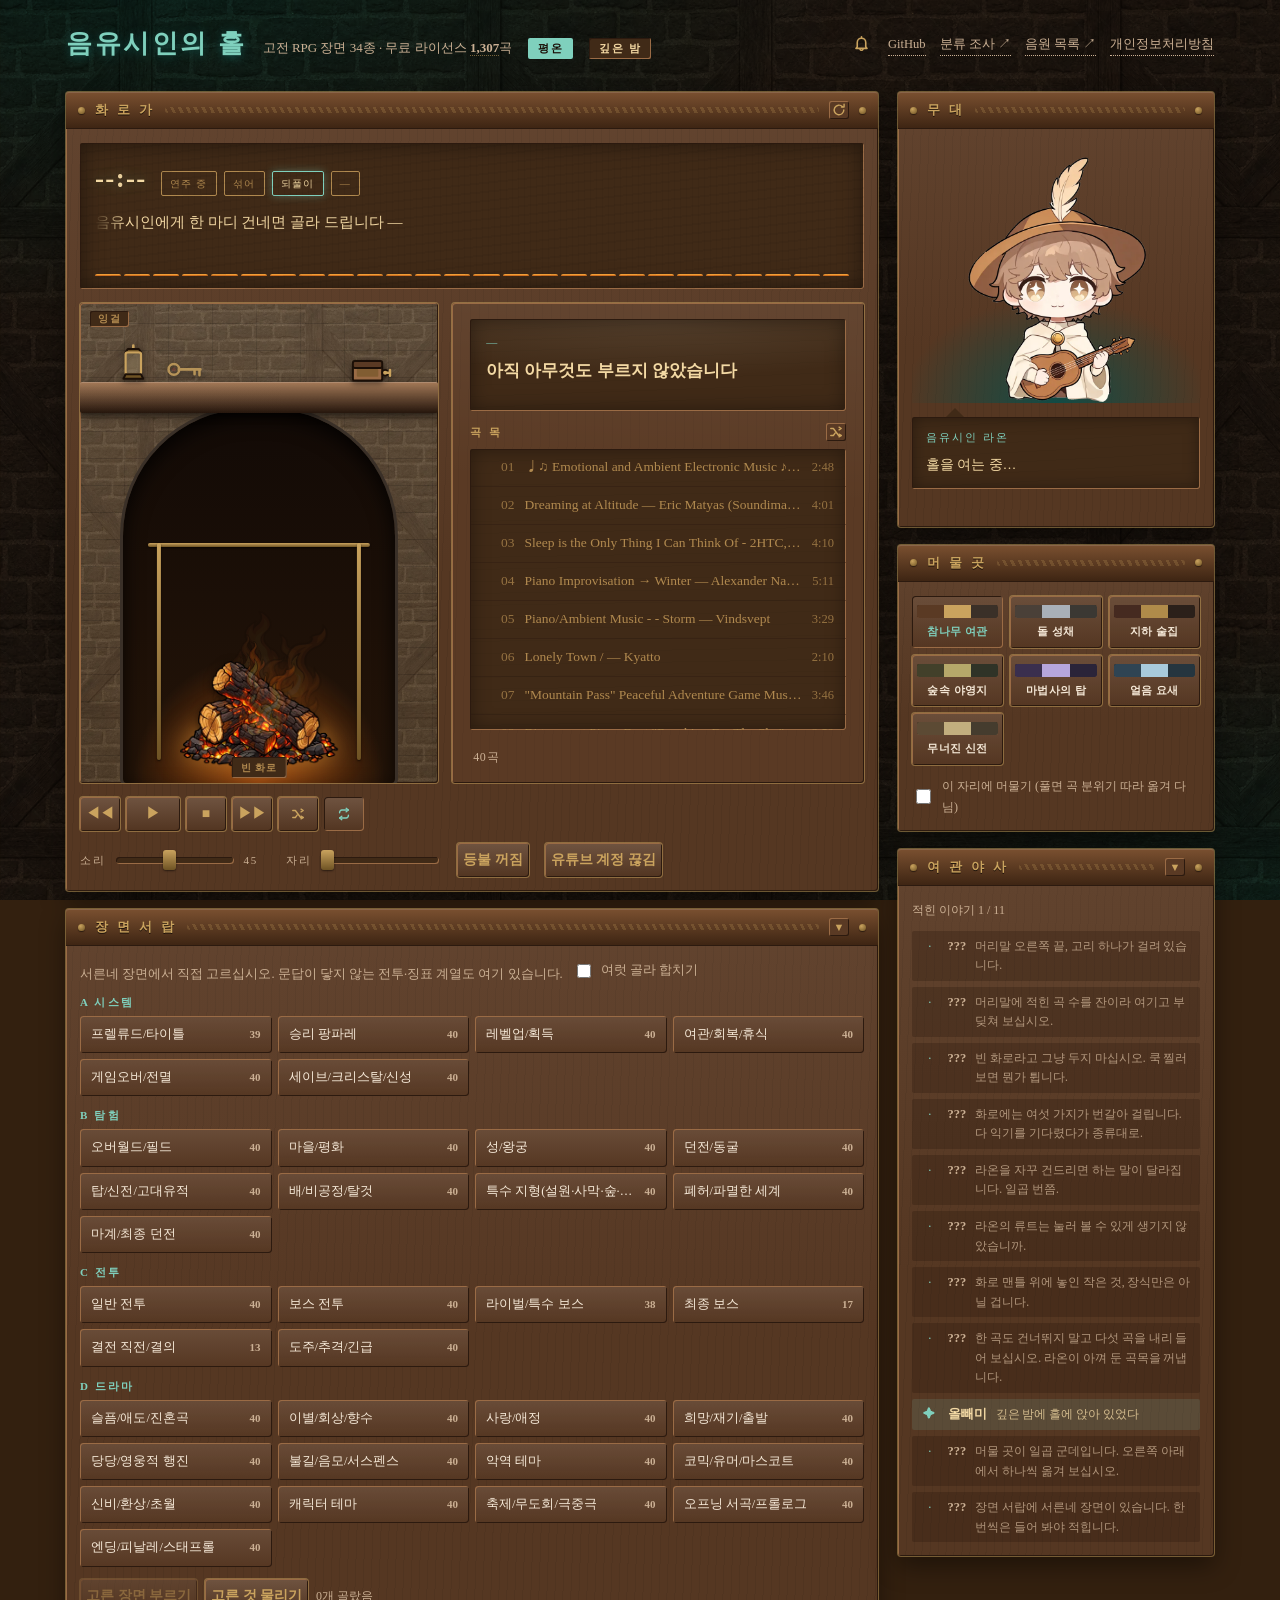
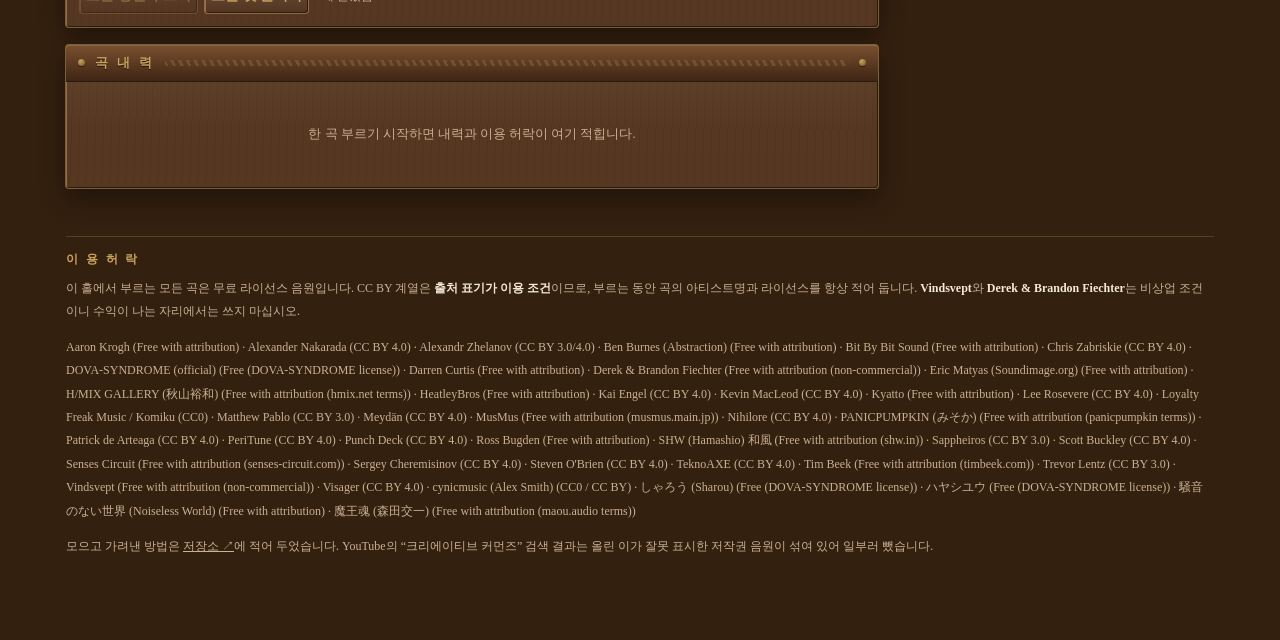
<file: index.html>
<!DOCTYPE html>
<html lang="ko">
<head>
<meta charset="utf-8">
<meta name="viewport" content="width=device-width, initial-scale=1">
<title>음유시인의 홀 — 야근용 RPG BGM DJ</title>
<meta name="description" content="옛날 콘솔 RPG의 장면 분류 34종을 기반으로, 저작권 문제 없는 무료 라이선스 BGM을 골라 틀어주는 야근용 RPG BGM DJ. 여관에 자리 잡은 음유시인이 몇 마디 묻고 그 자리에서 곡목을 짜 줍니다.">
<meta property="og:title" content="음유시인의 홀">
<meta property="og:description" content="여관에 앉은 음유시인이 골라주는 야근용 RPG BGM. 머물 곳 7군데, 장면 34종.">
<meta property="og:type" content="website">
<meta property="og:url" content="https://progh2.github.io/rpg-bgm-dj/">
<meta property="og:locale" content="ko_KR">
<meta property="og:image" content="https://progh2.github.io/rpg-bgm-dj/assets/art/promo.jpg">
<meta property="og:image:width" content="1600">
<meta property="og:image:height" content="1000">
<meta name="twitter:card" content="summary_large_image">
<meta name="theme-color" content="#33200f">

<!-- 보안 헤더: GitHub Pages는 HTTP 응답 헤더를 설정할 수 없어 meta로 가능한 것만 적용한다.
     frame-ancestors는 meta에서 무시되므로 클릭재킹은 app.js의 프레임 이탈 코드로 막는다.
     HSTS/nosniff/Permissions-Policy는 meta로 지정할 수 없다 (SECURITY.md 참고). -->
<meta http-equiv="Content-Security-Policy" content="
  default-src 'self';
  script-src 'self' https://www.youtube.com https://s.ytimg.com;
  style-src 'self';
  font-src 'self';
  img-src 'self' data: https://i.ytimg.com https://i9.ytimg.com;
  frame-src https://www.youtube-nocookie.com https://www.youtube.com;
  connect-src 'self' https://www.youtube.com https://www.youtube-nocookie.com;
  object-src 'none';
  base-uri 'self';
  form-action 'self';
  upgrade-insecure-requests">
<meta name="referrer" content="strict-origin-when-cross-origin">

<link rel="stylesheet" href="assets/css/tavern.css">
<link rel="icon" href="data:image/svg+xml,<svg xmlns='http://www.w3.org/2000/svg' viewBox='0 0 32 32'><rect width='32' height='32' rx='4' fill='%2333200f'/><path d='M16 25c4 0 7-2.6 7-6 0-4.8-7-11-7-11S9 14.2 9 19c0 3.4 3 6 7 6z' fill='%23d8a544'/></svg>">
</head>
<body>

<a class="skip-link" href="#main">본문으로 건너뛰기</a>

<!-- 화면 낭독기용: 곡이 바뀌면 여기서 읽어 준다 -->
<p id="sr-status" class="sr-only" role="status" aria-live="polite" aria-atomic="true"></p>

<div id="yt-host"><div id="yt-player"></div></div>

<div class="stage">

  <header class="site-head">
    <h1>음유시인의 홀</h1>
    <span class="tag">고전 RPG 장면 34종 · 무료 라이선스 <strong id="stat-count">—</strong>곡</span>
    <span class="mood-chip" id="mood-chip">평온</span>
    <button class="phase-chip" id="phase-chip" title="지금 홀의 시각. 눌러서 바꿔 볼 수 있습니다.">—</button>
    <nav class="links">
      <button class="doorbell" id="doorbell" title="문간 종을 울린다" aria-label="문간 종을 울린다"><svg viewBox="0 0 16 16" width="17" height="17" aria-hidden="true" fill="none" stroke="currentColor" stroke-width="1.5" stroke-linecap="round" stroke-linejoin="round"><path d="M4 11V7a4 4 0 0 1 8 0v4l1.2 1.6H2.8z"/><path d="M8 3V1.6"/><path d="M6.6 13.4a1.5 1.5 0 0 0 2.8 0"/></svg></button>
      <a href="https://github.com/progh2/rpg-bgm-dj" target="_blank" rel="noopener">GitHub</a>
      <a href="https://github.com/progh2/rpg-bgm-dj/blob/main/classic_rpg_bgm_by_scene.md" target="_blank" rel="noopener">분류 조사 ↗</a>
      <a href="https://github.com/progh2/rpg-bgm-dj/blob/main/classic_rpg_bgm_free_playlist.md" target="_blank" rel="noopener">음원 목록 ↗</a>
      <a href="privacy.html">개인정보처리방침</a>
    </nav>
  </header>

  <main id="main">

    <!-- 화로와 악보대 -->
    <section class="board" aria-label="화로">
      <div class="board-head">
        <span>화 로 가</span>
        <span class="rope" aria-hidden="true"></span>
        <button class="board-btn" id="btn-shuffle-all" title="아무 곡이나 마흔 곡 뽑기" aria-label="아무 곡이나 마흔 곡 뽑기"><svg viewBox="0 0 16 16" width="14" height="14" aria-hidden="true" focusable="false" fill="none" stroke="currentColor" stroke-width="1.6" stroke-linecap="round" stroke-linejoin="round"><path d="M13.5 8a5.5 5.5 0 1 1-1.7-4"/><path d="M13.8 1.5v3h-3"/></svg></button>
      </div>
      <div class="board-body">

        <div class="sign">
          <div class="sign-top">
            <span class="sign-time" id="sign-time">--:--</span>
            <div class="sign-tags">
              <span class="sign-tag" id="tag-play">연주 중</span>
              <span class="sign-tag" id="tag-shuffle">섞어</span>
              <span class="sign-tag" id="tag-repeat">되풀이</span>
              <span class="sign-tag" id="tag-scene">—</span>
            </div>
          </div>
          <div class="scroll" id="scroll"><span>홀을 준비하는 중…</span></div>
          <div class="flames" id="flames" aria-hidden="true"></div>
        </div>

        <div class="hearth-row">
          <div class="hearth" id="hearth" role="button" tabindex="0"
               aria-label="화로. 눌러서 불씨를 튀겨 봅니다.">
            <span class="hearth-tag" id="hearth-tag">잉걸</span>
            <!-- 맨틀 위의 태엽 오르골. 장식처럼 놓여 있지만 감아 볼 수 있다.
                 색이 CSS 변수를 물고 있어 머무는 곳을 따라간다. -->
            <!-- 등불 — 화면 켜두기의 상태이자 스위치. 아래 등불 단추와 같은 일을 한다. -->
            <button class="mantel-thing mantel-lantern" id="mantel-lantern" type="button"
                    aria-pressed="false" aria-label="맨틀 위의 등불 — 화면 켜두기"
                    title="등불 — 켜 두면 부르는 동안 화면이 꺼지지 않습니다">
              <svg viewBox="0 0 26 38" aria-hidden="true">
                <path d="M13 2v4" stroke="var(--metal)" stroke-width="2.4" stroke-linecap="round"/>
                <path d="M6 8h14l-2 -3H8z" fill="var(--metal-dark)" stroke="var(--ink)" stroke-width="1.8" stroke-linejoin="round"/>
                <rect x="6" y="8" width="14" height="20" rx="2"
                      fill="color-mix(in srgb, var(--sign-ink) 26%, transparent)"
                      stroke="var(--metal)" stroke-width="2"/>
                <path class="lamp-flame" d="M13 24c3-3 2.2-6-.1-8-2.2 2-3 5 .1 8z" fill="var(--flame)"/>
                <path d="M6 28h14l2 4H4z" fill="var(--metal-dark)" stroke="var(--ink)" stroke-width="1.8" stroke-linejoin="round"/>
              </svg>
            </button>
            <!-- 놋쇠 열쇠 — 유튜브 계정 연결의 상태이자 스위치. 꽂혀 있으면 연결. -->
            <button class="mantel-thing mantel-key" id="mantel-key" type="button"
                    aria-pressed="false" aria-label="맨틀 위의 열쇠 — 유튜브 계정 연결"
                    title="놋쇠 열쇠 — 유튜브 계정 연결. 프리미엄이면 광고가 빠집니다">
              <svg viewBox="0 0 40 16" aria-hidden="true">
                <circle cx="8" cy="8" r="5.4" fill="none" stroke="var(--metal)" stroke-width="2.6"/>
                <circle class="key-gem" cx="8" cy="8" r="2" fill="#e33"/>
                <path d="M13 8h22M29 8v5M34 8v6" stroke="var(--metal)" stroke-width="2.6" stroke-linecap="round"/>
              </svg>
            </button>
            <button class="mantel-thing" id="mantel-thing" type="button"
                    aria-label="맨틀 위의 태엽 오르골" title="맨틀 위의 작은 상자">
              <svg viewBox="0 0 44 32" aria-hidden="true">
                <rect x="4" y="12" width="30" height="16" rx="2"
                      fill="var(--wood-light)" stroke="var(--ink)" stroke-width="2"/>
                <rect x="4" y="8" width="30" height="7" rx="2"
                      fill="var(--wood)" stroke="var(--ink)" stroke-width="2"/>
                <rect x="8" y="16" width="22" height="8" rx="1"
                      fill="var(--metal-dark)" opacity=".55"/>
                <circle cx="37" cy="20" r="3" fill="var(--metal)" stroke="var(--ink)" stroke-width="1.8"/>
                <path d="M37 20h5" stroke="var(--metal)" stroke-width="2.4" stroke-linecap="round"/>
                <path d="M42 17v6" stroke="var(--metal)" stroke-width="2.4" stroke-linecap="round"/>
              </svg>
            </button>
            <!-- 불이 자리잡는 칸. 화로가 세로로 길어져도 이 칸의 비율은 고정이라
                 장작·걸이대·음식의 자리가 흐트러지지 않는다. 남는 높이는 위쪽
                 여유가 되어 불꽃이 아궁이 천장에 닿지 않는다. -->
            <div class="firebox" aria-hidden="true">
            <div class="sparks"><i></i><i></i><i></i><i></i></div>
            <!-- 불멍용. 불꽃 세 모양을 다섯 자리에 놓되 장작을 사이에 끼운다 —
                 큰 불은 장작 뒤에서 솟고 작은 불이 앞에서 핥아야 깊이가 생긴다.
                 한 장을 반복하면 몇 초만 봐도 같은 실루엣이 도는 게 보인다. -->
            <img class="embers" src="assets/art/hearth-embers.webp" alt="" aria-hidden="true" decoding="async">
            <div class="fire back" aria-hidden="true">
              <img class="f1" src="assets/art/hearth-flame-b.webp" alt="" decoding="async">
              <img class="f2" src="assets/art/hearth-flame-a.webp" alt="" decoding="async">
              <img class="f3" src="assets/art/hearth-flame-c.webp" alt="" decoding="async">
            </div>
            <img class="logs" src="assets/art/hearth-logs.webp" alt="" aria-hidden="true" decoding="async">
            <div class="fire front" aria-hidden="true">
              <img class="f4" src="assets/art/hearth-flame-a.webp" alt="" decoding="async">
              <img class="f5" src="assets/art/hearth-flame-c.webp" alt="" decoding="async">
            </div>
            <!-- 꼬치걸이대. 음식이 공중에 뜨지 않게 받친다. 머무는 곳에 따라
                 쇠 빛이 같이 변해야 해서 그림이 아니라 CSS 로 그린다. -->
            <div class="spit" aria-hidden="true"><i class="bar"></i><i class="leg l"></i><i class="leg r"></i></div>
            <div class="roast" id="roast"></div>
            </div><!-- /firebox -->
            <!-- 화로 그 자리에서 뜨는 한마디. 휴대폰에서는 라온의 말칸이 화면
                 밖에 있어서, 먹었는지 덜 익었는지를 여기서 바로 알려 준다. -->
            <span class="hearth-say" id="hearth-say" role="status" aria-live="polite"></span>
            <span class="hearth-dish" id="hearth-dish">빈 화로</span>
          </div>

          <div class="lectern">
            <!-- 곡목은 여기, 양피지 아래 — 화로가 세로로 길어지며 남던 자리다 -->
            <div class="parchment" id="parchment">
              <span class="scene-name" id="pc-scene">—</span>
              <p class="song" id="pc-song">아직 아무것도 부르지 않았습니다</p>
              <span class="by" id="pc-by"></span>
              <div class="meta" id="pc-meta"></div>
              <a class="pc-src" id="pc-src" href="#" target="_blank"
                 rel="noopener noreferrer external" hidden>원곡 들으러 가기 ↗</a>
            </div>
            <div class="list-head">
              <span>곡 목</span>
              <button class="board-btn" id="btn-reshuffle" title="순서 섞기" aria-label="순서 섞기"><svg viewBox="0 0 16 16" width="14" height="14" aria-hidden="true" focusable="false" fill="none" stroke="currentColor" stroke-width="1.6" stroke-linecap="round" stroke-linejoin="round"><path d="M2 4h3l6 8h3"/><path d="M2 12h3l2.2-3"/><path d="M11.5 2.5 14 4l-2.5 1.5"/><path d="M11.5 10.5 14 12l-2.5 1.5"/></svg></button>
            </div>
            <div class="songlist" id="songlist" role="listbox" aria-label="곡목" tabindex="0"></div>
            <div class="list-foot">
              <span id="list-count">0곡</span>
              <span id="list-desc"></span>
            </div>
          </div>
        </div>

        <div class="controls">
          <button class="tbtn" id="btn-prev"  title="앞 곡"   aria-label="앞 곡">◀◀</button>
          <button class="tbtn wide" id="btn-play" title="부르기/멈추기" aria-label="부르기">▶</button>
          <button class="tbtn" id="btn-stop"  title="그만"    aria-label="그만">■</button>
          <button class="tbtn" id="btn-next"  title="다음 곡" aria-label="다음 곡">▶▶</button>
          <button class="tbtn" id="btn-shuffle" title="순서 섞기" aria-label="순서 섞기" aria-pressed="false"><svg viewBox="0 0 16 16" width="14" height="14" aria-hidden="true" focusable="false" fill="none" stroke="currentColor" stroke-width="1.6" stroke-linecap="round" stroke-linejoin="round"><path d="M2 4h3l6 8h3"/><path d="M2 12h3l2.2-3"/><path d="M11.5 2.5 14 4l-2.5 1.5"/><path d="M11.5 10.5 14 12l-2.5 1.5"/></svg></button>
          <button class="tbtn" id="btn-repeat"  title="되풀이"   aria-label="되풀이" aria-pressed="true"><svg viewBox="0 0 16 16" width="14" height="14" aria-hidden="true" focusable="false" fill="none" stroke="currentColor" stroke-width="1.6" stroke-linecap="round" stroke-linejoin="round"><path d="M3 6.5V6a2.5 2.5 0 0 1 2.5-2.5H13"/><path d="M10.5 1.5 13 3.5l-2.5 2"/><path d="M13 9.5V10a2.5 2.5 0 0 1-2.5 2.5H3"/><path d="M5.5 14.5 3 12.5l2.5-2"/></svg></button>
        </div>

        <div class="dials">
          <label class="dial">소리
            <input type="range" id="vol" min="0" max="100" value="45" aria-label="소리 크기">
            <span id="vol-num" class="vol-num">45</span>
          </label>
          <label class="dial">자리
            <input type="range" id="seek" min="0" max="1000" value="0" aria-label="재생 위치">
          </label>
          <button class="tbtn" id="btn-wakelock" type="button" aria-pressed="false"
                  title="부르는 동안 화면이 꺼지지 않게 합니다. 휴대폰에서 화면이 꺼지면 소리가 멎기 때문입니다.">
            등불 <span id="wake-state">꺼짐</span>
          </button>
          <button class="tbtn" id="btn-ytaccount" type="button" aria-pressed="false"
                  title="유튜브 로그인을 임베드에 연결합니다. 프리미엄 계정이면 광고가 빠집니다. 켜면 시청 기록이 내 유튜브 계정에 남습니다.">
            유튜브 계정 <span id="ytacct-state">끊김</span>
          </button>
        </div>

        <p class="mobile-note" id="mobile-note" hidden>
          휴대폰에서는 <strong>다른 앱으로 넘어가면 노래가 멎을 수 있습니다.</strong>
          YouTube가 백그라운드 재생을 Premium 기능으로 묶어 둔 탓입니다.
          Premium 계정이라면 위의 <strong>유튜브 계정</strong>을 연결해 보세요 —
          광고가 빠지고, 삼성 인터넷에서는 백그라운드 재생도 됩니다
          (멎으면 알림의 작은 재생 단추를 한 번 눌러 주세요).
          화면이 꺼져서 멎는 것은 <strong>등불</strong>로 막을 수 있습니다.
          <a href="https://github.com/progh2/rpg-bgm-dj/blob/main/SECURITY.md" target="_blank" rel="noopener">자세히 ↗</a>
        </p>

      </div>
    </section>


    <!-- 장면 서랍 -->
    <section class="board" aria-label="장면 고르기">
      <div class="board-head">
        <span>장 면 서 랍</span>
        <span class="rope" aria-hidden="true"></span>
        <button class="board-btn" id="btn-scenes-toggle" aria-expanded="false"
                aria-controls="scene-browser" title="열기/닫기">▼</button>
      </div>
      <div class="board-body">
        <p class="scene-intro">
          서른네 장면에서 직접 고르십시오. 문답이 닿지 않는 전투·징표 계열도 여기 있습니다.
          <label class="scene-multi">
            <input type="checkbox" id="scene-multi"> 여럿 골라 합치기
          </label>
        </p>
        <div id="scene-browser" class="scene-browser" hidden></div>
        <div class="scene-actions" id="scene-actions" hidden>
          <button class="tbtn" id="btn-scene-play" type="button">고른 장면 부르기</button>
          <button class="tbtn" id="btn-scene-clear" type="button">고른 것 물리기</button>
          <span class="scene-picked" id="scene-picked">0개 골랐음</span>
        </div>
      </div>
    </section>

    <!-- 곡 내력 -->
    <section class="board" aria-label="곡 내력">
      <div class="board-head"><span>곡 내 력</span><span class="rope" aria-hidden="true"></span></div>
      <div class="board-body ledger" id="ledger">
        <p class="empty">한 곡 부르기 시작하면 내력과 이용 허락이 여기 적힙니다.</p>
      </div>
    </section>

  </main>

  <!-- ===== 무대 ===== -->
  <aside class="stage-side">

    <section class="board" aria-label="음유시인">
      <div class="board-head"><span>무 대</span><span class="rope" aria-hidden="true"></span></div>
      <div class="board-body">
        <div class="bard-wrap">
          <div class="bard-stage" id="bard-stage" data-state="idle"
               role="button" tabindex="0" aria-label="음유시인에게 말을 건다"></div>
          <!-- 류트 자리. 바드가 그림이 된 뒤로 눌러 볼 만한 요소가 따로 없어서,
               그림에서 류트가 있는 칸에 투명한 단추를 얹는다. 무대의 innerHTML 은
               상태가 바뀔 때마다 갈리므로 안에 두지 않고 형제로 둔다. -->
          <button class="lute-spot" id="lute-spot" type="button"
                  aria-label="라온의 류트를 퉁겨 곡을 청한다"
                  title="류트를 퉁겨 본다 — 라온이 지금 시각에 어울리는 곡목을 짜 줍니다"></button>
        </div>
        <div class="note" id="note">
          <span class="who" id="bard-name">음유시인</span>
          <span id="note-text">홀을 여는 중…</span>
        </div>
        <div class="ask" id="ask"></div>
        <div class="ask-beads" id="ask-beads" aria-hidden="true"></div>
      </div>
    </section>

    <section class="board" aria-label="머물 곳">
      <div class="board-head"><span>머 물 곳</span><span class="rope" aria-hidden="true"></span></div>
      <div class="board-body">
        <div class="hall-grid" id="hall-grid"></div>
        <label class="hall-lock">
          <input type="checkbox" id="hall-lock">
          <span>이 자리에 머물기 (풀면 곡 분위기 따라 옮겨 다님)</span>
        </label>
      </div>
    </section>

    <section class="board" aria-label="여관 야사">
      <div class="board-head">
        <span>여 관 야 사</span>
        <span class="rope" aria-hidden="true"></span>
        <button class="board-btn" id="btn-ledger-toggle" aria-expanded="false"
                aria-controls="secret-list" title="열기/닫기">▼</button>
      </div>
      <div class="board-body">
        <p class="secret-count" id="secret-count">— / —</p>
        <div class="ledger-secrets" id="secret-list" hidden></div>
      </div>
    </section>

  </aside>

  <footer class="credits">
    <h2>이 용 허 락</h2>
    <p>
      이 홀에서 부르는 모든 곡은 무료 라이선스 음원입니다. CC BY 계열은 <strong>출처 표기가 이용 조건</strong>이므로,
      부르는 동안 곡의 아티스트명과 라이선스를 항상 적어 둡니다.
      <strong>Vindsvept</strong>와 <strong>Derek &amp; Brandon Fiechter</strong>는 비상업 조건이니 수익이 나는 자리에서는 쓰지 마십시오.
    </p>
    <p id="credit-list"></p>
    <p>
      모으고 가려낸 방법은 <a href="https://github.com/progh2/rpg-bgm-dj" target="_blank" rel="noopener">저장소 ↗</a>에 적어 두었습니다.
      YouTube의 “크리에이티브 커먼즈” 검색 결과는 올린 이가 잘못 표시한 저작권 음원이 섞여 있어 일부러 뺐습니다.
    </p>
  </footer>

</div>

<script src="https://www.youtube.com/iframe_api"></script>
<script type="module" src="assets/js/app.js"></script>
</body>
</html>
</file>
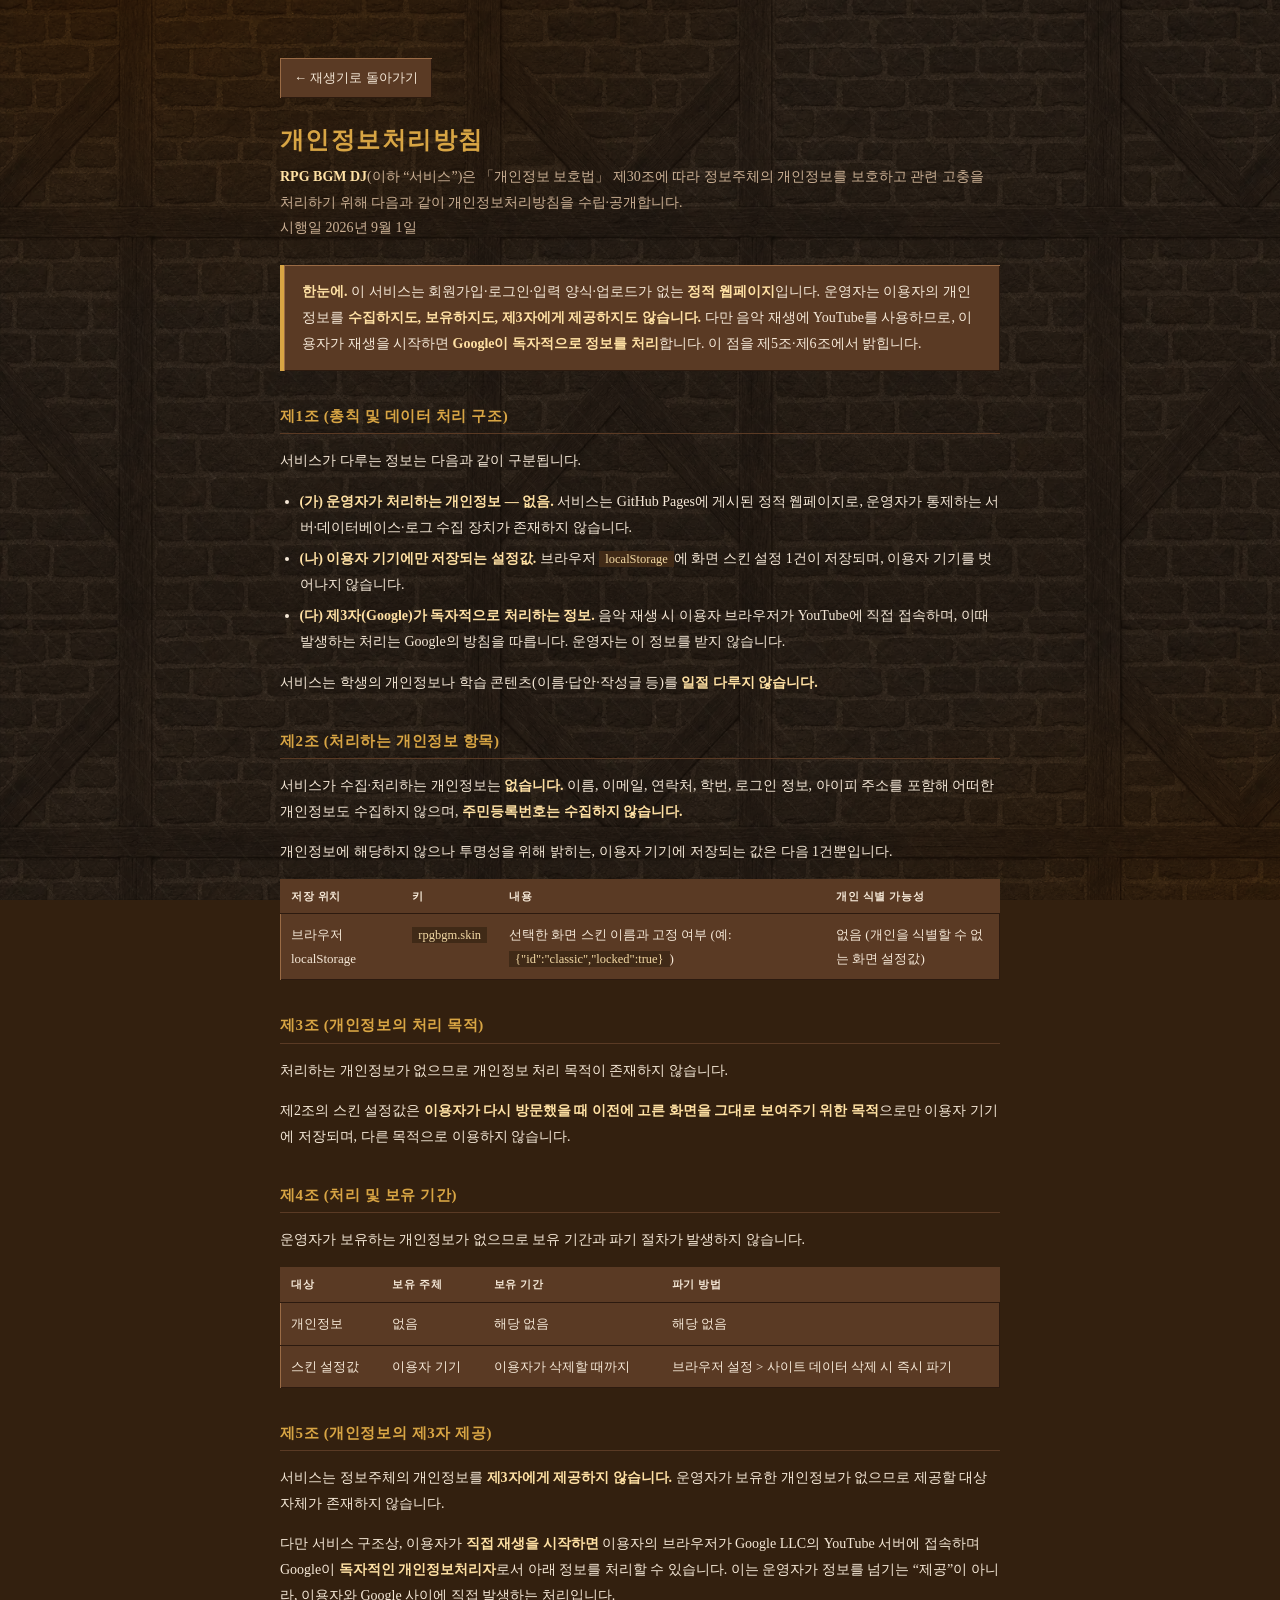
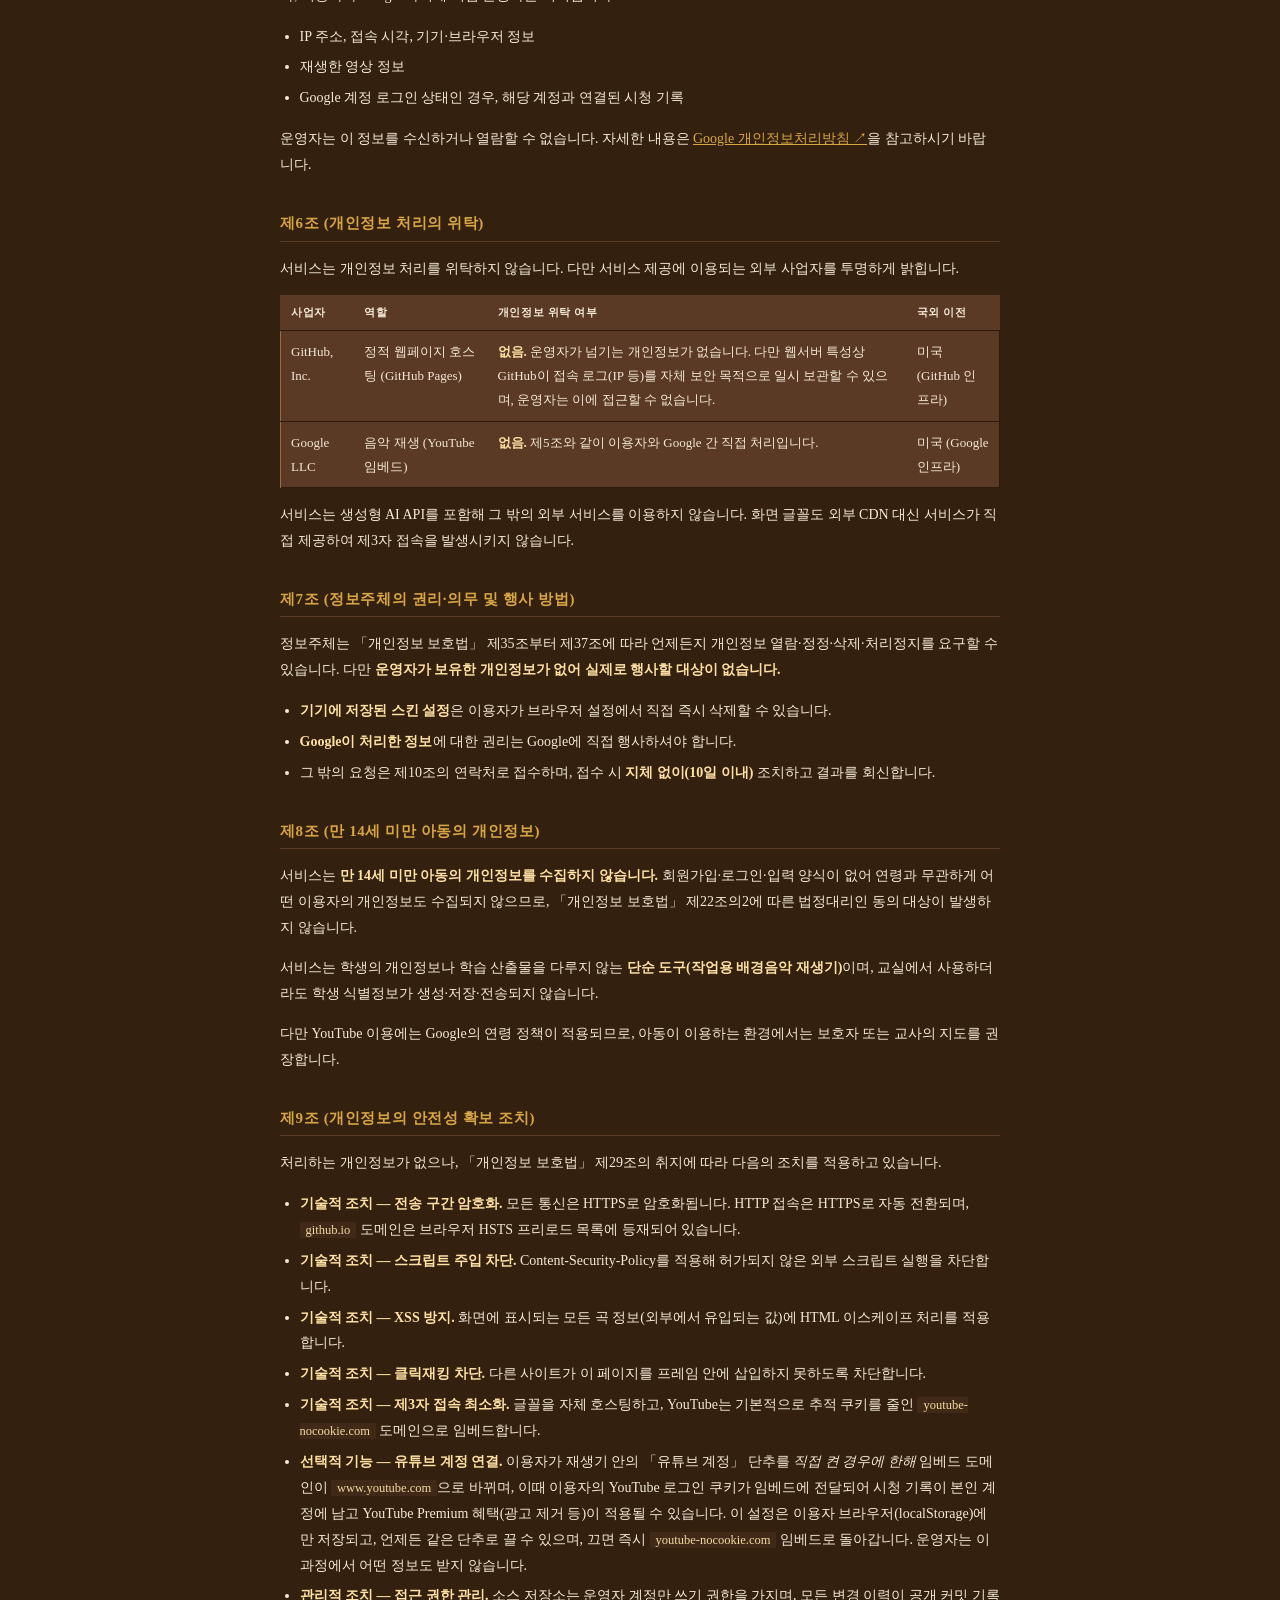
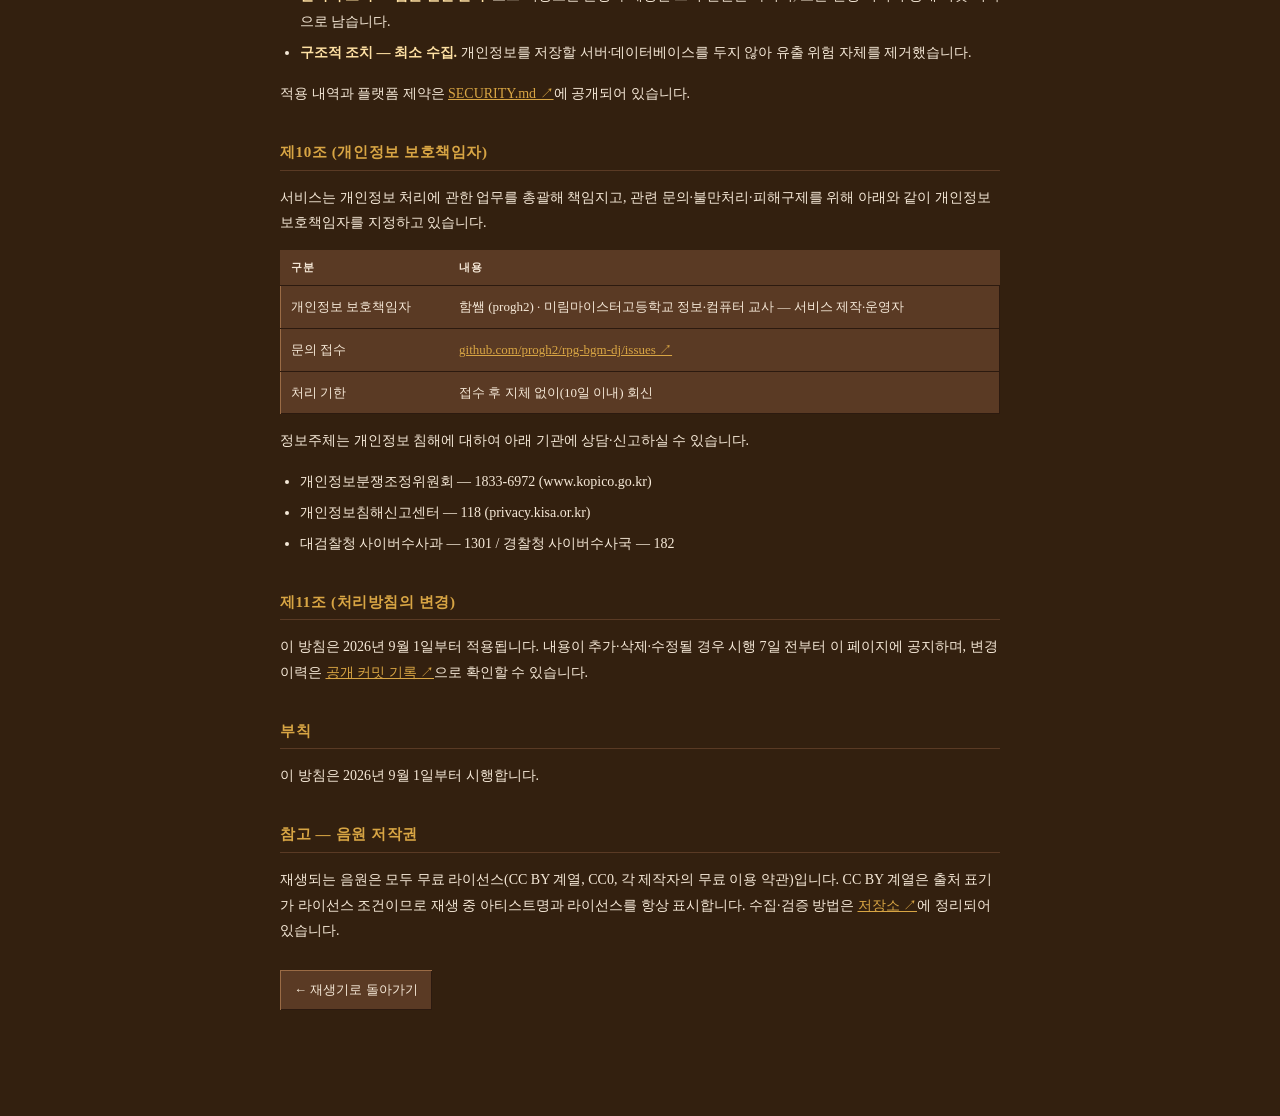
<file: privacy.html>
<!DOCTYPE html>
<html lang="ko">
<head>
<meta charset="utf-8">
<meta name="viewport" content="width=device-width, initial-scale=1">
<title>개인정보처리방침 — RPG BGM DJ</title>
<meta name="description" content="RPG BGM DJ 개인정보처리방침. 개인정보 보호법 제30조에 따라 수립·공개합니다. 이 서비스는 개인정보를 수집하지 않으며, YouTube 임베드로 발생하는 제3자 처리를 안내합니다.">
<meta http-equiv="Content-Security-Policy" content="
  default-src 'self';
  script-src 'none';
  style-src 'self';
  font-src 'self';
  img-src 'self' data:;
  object-src 'none';
  base-uri 'self';
  form-action 'self';
  upgrade-insecure-requests">
<meta name="referrer" content="strict-origin-when-cross-origin">
<link rel="stylesheet" href="assets/css/tavern.css">
<link rel="stylesheet" href="assets/css/doc.css">
</head>
<body class="doc">
<main class="doc-wrap">

  <p class="doc-back"><a href="./">← 재생기로 돌아가기</a></p>

  <h1>개인정보처리방침</h1>
  <p class="doc-meta">
    <strong>RPG BGM DJ</strong>(이하 “서비스”)은 「개인정보 보호법」 제30조에 따라 정보주체의 개인정보를 보호하고
    관련 고충을 처리하기 위해 다음과 같이 개인정보처리방침을 수립·공개합니다.<br>
    시행일 2026년 9월 1일
  </p>

  <div class="doc-callout">
    <p><strong>한눈에.</strong> 이 서비스는 회원가입·로그인·입력 양식·업로드가 없는 <strong>정적 웹페이지</strong>입니다.
    운영자는 이용자의 개인정보를 <strong>수집하지도, 보유하지도, 제3자에게 제공하지도 않습니다.</strong>
    다만 음악 재생에 YouTube를 사용하므로, 이용자가 재생을 시작하면
    <strong>Google이 독자적으로 정보를 처리</strong>합니다. 이 점을 제5조·제6조에서 밝힙니다.</p>
  </div>

  <h2>제1조 (총칙 및 데이터 처리 구조)</h2>
  <p>서비스가 다루는 정보는 다음과 같이 구분됩니다.</p>
  <ul>
    <li><strong>(가) 운영자가 처리하는 개인정보 — 없음.</strong> 서비스는 GitHub Pages에 게시된 정적 웹페이지로, 운영자가 통제하는 서버·데이터베이스·로그 수집 장치가 존재하지 않습니다.</li>
    <li><strong>(나) 이용자 기기에만 저장되는 설정값.</strong> 브라우저 <code>localStorage</code>에 화면 스킨 설정 1건이 저장되며, 이용자 기기를 벗어나지 않습니다.</li>
    <li><strong>(다) 제3자(Google)가 독자적으로 처리하는 정보.</strong> 음악 재생 시 이용자 브라우저가 YouTube에 직접 접속하며, 이때 발생하는 처리는 Google의 방침을 따릅니다. 운영자는 이 정보를 받지 않습니다.</li>
  </ul>
  <p>서비스는 학생의 개인정보나 학습 콘텐츠(이름·답안·작성글 등)를 <strong>일절 다루지 않습니다.</strong></p>

  <h2>제2조 (처리하는 개인정보 항목)</h2>
  <p>서비스가 수집·처리하는 개인정보는 <strong>없습니다.</strong> 이름, 이메일, 연락처, 학번, 로그인 정보,
  아이피 주소를 포함해 어떠한 개인정보도 수집하지 않으며, <strong>주민등록번호는 수집하지 않습니다.</strong></p>
  <p>개인정보에 해당하지 않으나 투명성을 위해 밝히는, 이용자 기기에 저장되는 값은 다음 1건뿐입니다.</p>
  <table class="doc-table">
    <thead><tr><th>저장 위치</th><th>키</th><th>내용</th><th>개인 식별 가능성</th></tr></thead>
    <tbody>
      <tr>
        <td>브라우저 localStorage</td>
        <td><code>rpgbgm.skin</code></td>
        <td>선택한 화면 스킨 이름과 고정 여부 (예: <code>{"id":"classic","locked":true}</code>)</td>
        <td>없음 (개인을 식별할 수 없는 화면 설정값)</td>
      </tr>
    </tbody>
  </table>

  <h2>제3조 (개인정보의 처리 목적)</h2>
  <p>처리하는 개인정보가 없으므로 개인정보 처리 목적이 존재하지 않습니다.</p>
  <p>제2조의 스킨 설정값은 <strong>이용자가 다시 방문했을 때 이전에 고른 화면을 그대로 보여주기 위한 목적</strong>으로만
  이용자 기기에 저장되며, 다른 목적으로 이용하지 않습니다.</p>

  <h2>제4조 (처리 및 보유 기간)</h2>
  <p>운영자가 보유하는 개인정보가 없으므로 보유 기간과 파기 절차가 발생하지 않습니다.</p>
  <table class="doc-table">
    <thead><tr><th>대상</th><th>보유 주체</th><th>보유 기간</th><th>파기 방법</th></tr></thead>
    <tbody>
      <tr><td>개인정보</td><td>없음</td><td>해당 없음</td><td>해당 없음</td></tr>
      <tr><td>스킨 설정값</td><td>이용자 기기</td><td>이용자가 삭제할 때까지</td><td>브라우저 설정 &gt; 사이트 데이터 삭제 시 즉시 파기</td></tr>
    </tbody>
  </table>

  <h2>제5조 (개인정보의 제3자 제공)</h2>
  <p>서비스는 정보주체의 개인정보를 <strong>제3자에게 제공하지 않습니다.</strong>
  운영자가 보유한 개인정보가 없으므로 제공할 대상 자체가 존재하지 않습니다.</p>
  <p>다만 서비스 구조상, 이용자가 <strong>직접 재생을 시작하면</strong> 이용자의 브라우저가 Google LLC의 YouTube 서버에
  접속하며 Google이 <strong>독자적인 개인정보처리자</strong>로서 아래 정보를 처리할 수 있습니다.
  이는 운영자가 정보를 넘기는 “제공”이 아니라, 이용자와 Google 사이에 직접 발생하는 처리입니다.</p>
  <ul>
    <li>IP 주소, 접속 시각, 기기·브라우저 정보</li>
    <li>재생한 영상 정보</li>
    <li>Google 계정 로그인 상태인 경우, 해당 계정과 연결된 시청 기록</li>
  </ul>
  <p>운영자는 이 정보를 수신하거나 열람할 수 없습니다.
  자세한 내용은 <a href="https://policies.google.com/privacy" target="_blank" rel="noopener noreferrer">Google 개인정보처리방침 ↗</a>을 참고하시기 바랍니다.</p>

  <h2>제6조 (개인정보 처리의 위탁)</h2>
  <p>서비스는 개인정보 처리를 위탁하지 않습니다. 다만 서비스 제공에 이용되는 외부 사업자를 투명하게 밝힙니다.</p>
  <table class="doc-table">
    <thead><tr><th>사업자</th><th>역할</th><th>개인정보 위탁 여부</th><th>국외 이전</th></tr></thead>
    <tbody>
      <tr>
        <td>GitHub, Inc.</td>
        <td>정적 웹페이지 호스팅 (GitHub Pages)</td>
        <td><strong>없음.</strong> 운영자가 넘기는 개인정보가 없습니다. 다만 웹서버 특성상 GitHub이 접속 로그(IP 등)를 자체 보안 목적으로 일시 보관할 수 있으며, 운영자는 이에 접근할 수 없습니다.</td>
        <td>미국 (GitHub 인프라)</td>
      </tr>
      <tr>
        <td>Google LLC</td>
        <td>음악 재생 (YouTube 임베드)</td>
        <td><strong>없음.</strong> 제5조와 같이 이용자와 Google 간 직접 처리입니다.</td>
        <td>미국 (Google 인프라)</td>
      </tr>
    </tbody>
  </table>
  <p>서비스는 생성형 AI API를 포함해 그 밖의 외부 서비스를 이용하지 않습니다.
  화면 글꼴도 외부 CDN 대신 서비스가 직접 제공하여 제3자 접속을 발생시키지 않습니다.</p>

  <h2>제7조 (정보주체의 권리·의무 및 행사 방법)</h2>
  <p>정보주체는 「개인정보 보호법」 제35조부터 제37조에 따라 언제든지 개인정보 열람·정정·삭제·처리정지를
  요구할 수 있습니다. 다만 <strong>운영자가 보유한 개인정보가 없어 실제로 행사할 대상이 없습니다.</strong></p>
  <ul>
    <li><strong>기기에 저장된 스킨 설정</strong>은 이용자가 브라우저 설정에서 직접 즉시 삭제할 수 있습니다.</li>
    <li><strong>Google이 처리한 정보</strong>에 대한 권리는 Google에 직접 행사하셔야 합니다.</li>
    <li>그 밖의 요청은 제10조의 연락처로 접수하며, 접수 시 <strong>지체 없이(10일 이내)</strong> 조치하고 결과를 회신합니다.</li>
  </ul>

  <h2>제8조 (만 14세 미만 아동의 개인정보)</h2>
  <p>서비스는 <strong>만 14세 미만 아동의 개인정보를 수집하지 않습니다.</strong>
  회원가입·로그인·입력 양식이 없어 연령과 무관하게 어떤 이용자의 개인정보도 수집되지 않으므로,
  「개인정보 보호법」 제22조의2에 따른 법정대리인 동의 대상이 발생하지 않습니다.</p>
  <p>서비스는 학생의 개인정보나 학습 산출물을 다루지 않는 <strong>단순 도구(작업용 배경음악 재생기)</strong>이며,
  교실에서 사용하더라도 학생 식별정보가 생성·저장·전송되지 않습니다.</p>
  <p>다만 YouTube 이용에는 Google의 연령 정책이 적용되므로, 아동이 이용하는 환경에서는
  보호자 또는 교사의 지도를 권장합니다.</p>

  <h2>제9조 (개인정보의 안전성 확보 조치)</h2>
  <p>처리하는 개인정보가 없으나, 「개인정보 보호법」 제29조의 취지에 따라 다음의 조치를 적용하고 있습니다.</p>
  <ul>
    <li><strong>기술적 조치 — 전송 구간 암호화.</strong> 모든 통신은 HTTPS로 암호화됩니다. HTTP 접속은 HTTPS로 자동 전환되며, <code>github.io</code> 도메인은 브라우저 HSTS 프리로드 목록에 등재되어 있습니다.</li>
    <li><strong>기술적 조치 — 스크립트 주입 차단.</strong> Content-Security-Policy를 적용해 허가되지 않은 외부 스크립트 실행을 차단합니다.</li>
    <li><strong>기술적 조치 — XSS 방지.</strong> 화면에 표시되는 모든 곡 정보(외부에서 유입되는 값)에 HTML 이스케이프 처리를 적용합니다.</li>
    <li><strong>기술적 조치 — 클릭재킹 차단.</strong> 다른 사이트가 이 페이지를 프레임 안에 삽입하지 못하도록 차단합니다.</li>
    <li><strong>기술적 조치 — 제3자 접속 최소화.</strong> 글꼴을 자체 호스팅하고, YouTube는 기본적으로 추적 쿠키를 줄인 <code>youtube-nocookie.com</code> 도메인으로 임베드합니다.</li>
    <li><strong>선택적 기능 — 유튜브 계정 연결.</strong> 이용자가 재생기 안의 「유튜브 계정」 단추를 <em>직접 켠 경우에 한해</em> 임베드 도메인이 <code>www.youtube.com</code>으로 바뀌며, 이때 이용자의 YouTube 로그인 쿠키가 임베드에 전달되어 시청 기록이 본인 계정에 남고 YouTube Premium 혜택(광고 제거 등)이 적용될 수 있습니다. 이 설정은 이용자 브라우저(localStorage)에만 저장되고, 언제든 같은 단추로 끌 수 있으며, 끄면 즉시 <code>youtube-nocookie.com</code> 임베드로 돌아갑니다. 운영자는 이 과정에서 어떤 정보도 받지 않습니다.</li>
    <li><strong>관리적 조치 — 접근 권한 관리.</strong> 소스 저장소는 운영자 계정만 쓰기 권한을 가지며, 모든 변경 이력이 공개 커밋 기록으로 남습니다.</li>
    <li><strong>구조적 조치 — 최소 수집.</strong> 개인정보를 저장할 서버·데이터베이스를 두지 않아 유출 위험 자체를 제거했습니다.</li>
  </ul>
  <p>적용 내역과 플랫폼 제약은 <a href="https://github.com/progh2/rpg-bgm-dj/blob/main/SECURITY.md" target="_blank" rel="noopener noreferrer">SECURITY.md ↗</a>에 공개되어 있습니다.</p>

  <h2>제10조 (개인정보 보호책임자)</h2>
  <p>서비스는 개인정보 처리에 관한 업무를 총괄해 책임지고, 관련 문의·불만처리·피해구제를 위해 아래와 같이
  개인정보 보호책임자를 지정하고 있습니다.</p>
  <table class="doc-table">
    <thead><tr><th>구분</th><th>내용</th></tr></thead>
    <tbody>
      <tr><td>개인정보 보호책임자</td><td>함쌤 (progh2) · 미림마이스터고등학교 정보·컴퓨터 교사 — 서비스 제작·운영자</td></tr>
      <tr><td>문의 접수</td><td><a href="https://github.com/progh2/rpg-bgm-dj/issues" target="_blank" rel="noopener noreferrer">github.com/progh2/rpg-bgm-dj/issues ↗</a></td></tr>
      <tr><td>처리 기한</td><td>접수 후 지체 없이(10일 이내) 회신</td></tr>
    </tbody>
  </table>
  <p>정보주체는 개인정보 침해에 대하여 아래 기관에 상담·신고하실 수 있습니다.</p>
  <ul>
    <li>개인정보분쟁조정위원회 — 1833-6972 (www.kopico.go.kr)</li>
    <li>개인정보침해신고센터 — 118 (privacy.kisa.or.kr)</li>
    <li>대검찰청 사이버수사과 — 1301 / 경찰청 사이버수사국 — 182</li>
  </ul>

  <h2>제11조 (처리방침의 변경)</h2>
  <p>이 방침은 2026년 9월 1일부터 적용됩니다. 내용이 추가·삭제·수정될 경우
  시행 7일 전부터 이 페이지에 공지하며, 변경 이력은
  <a href="https://github.com/progh2/rpg-bgm-dj/commits/main/privacy.html" target="_blank" rel="noopener noreferrer">공개 커밋 기록 ↗</a>으로 확인할 수 있습니다.</p>

  <h2>부칙</h2>
  <p>이 방침은 2026년 9월 1일부터 시행합니다.</p>

  <h2>참고 — 음원 저작권</h2>
  <p>재생되는 음원은 모두 무료 라이선스(CC BY 계열, CC0, 각 제작자의 무료 이용 약관)입니다.
  CC BY 계열은 출처 표기가 라이선스 조건이므로 재생 중 아티스트명과 라이선스를 항상 표시합니다.
  수집·검증 방법은 <a href="https://github.com/progh2/rpg-bgm-dj" target="_blank" rel="noopener noreferrer">저장소 ↗</a>에 정리되어 있습니다.</p>

  <p class="doc-back"><a href="./">← 재생기로 돌아가기</a></p>

</main>
</body>
</html>
</file>
<file: assets/css/tavern.css>
/* tavern.css — 길드 홀 겸 마을 여관.
 *
 * 재질은 나무와 돌 둘뿐이다. 나뭇결은 각도를 달리한 repeating-linear-gradient 를 겹쳐 내고,
 * 돌은 그림 한 장(assets/art/wall-stone.webp)을 soft-light 로 얹어 결만 빌려 온다.
 * 색은 여전히 --stone-dark 가 내므로, 그림을 깔아도 일곱 장소를 그대로 갈아입는다.
 *
 * 조명 원칙 하나: **글자와 가구는 어둡게 하지 않는다.** (assets/js/hearth.js 참고)
 * 새벽에 켜 두고 일하는 쓰임이라 분위기 낸다고 읽기 어려워지면 앞뒤가 바뀐다.
 * 어두워지는 것은 벽과 홀 가장자리뿐이다.
 */

:root {
  /* 장소가 덮어쓴다 (assets/js/halls.js) */
  --wood:       #5a3a24;
  --wood-light: #9a6b45;
  --wood-dark:  #2c1a0f;
  --stone:      #6b5a48;
  --stone-dark: #3a3028;
  --metal:      #caa35e;
  --metal-dark: #6e5324;
  --sign-bg:    #402a17;
  --sign-ink:   #f3d9a4;
  --sign-dim:   #b0894f;
  --beam:       linear-gradient(180deg, #7a5030, #3e2513);
  --text:       #f6e9d8;
  --text-dim:   #cbb094;
  --page-bg:    #33200f;

  /* 분위기가 덮어쓴다 (assets/js/moods.js) */
  --accent:      #d8a544;
  --accent-deep: #4a2f10;
  --accent-glow: #ffe1a4;
  --ember:       #b55a1e;
  /* 불꽃은 장소가 정한다. 분위기(무드) 색을 따라가면 청록색 불이 되어 버린다. */
  --flame:       #ffb445;
  --flame-low:   #c25a12;

  --ink: #1b0f07;

  /* 모서리 — 나무에 닿는 빛과 그늘 */
  --edge-out: inset 1px 1px 0 var(--wood-light), inset -1px -1px 0 var(--wood-dark);
  --edge-in:  inset -1px -1px 0 var(--wood-light), inset 1px 1px 0 var(--wood-dark);
  --gilt: 0 0 0 1px color-mix(in srgb, var(--metal) 50%, transparent);

  /* 글꼴 되돌림은 글자 단위로 일어난다 — 한글은 앞쪽 명조에서 받고,
     앞쪽 한글 글꼴에 없는 가나·한자는 뒤쪽 일본어 명조로 넘어간다.
     곡의 절반 가까이가 일본 작곡가 것이라 일본어 명조가 반드시 있어야 한다.
     (魔王魂 · 森田交一 · しゃろう …) 없으면 제목이 네모로 뜬다.
     자체 호스팅은 하지 않는다. 서브셋해도 한자 때문에 한 벌에 500KB 라
     페이지 전체(140KB)보다 무거워진다. */
  --font-ko: "Iropke Batang", "Noto Serif KR", "Noto Serif CJK KR",
             "Nanum Myeongjo", "Apple SD Gothic Neo", "Batang";
  --font-ja: "Hiragino Mincho ProN", "Hiragino Mincho Pro", "Yu Mincho", "YuMincho",
             "Noto Serif JP", "Noto Serif CJK JP", "Source Han Serif JP",
             "IPAexMincho", "MS PMincho", "MS Mincho";

  --font-display: var(--font-ko), var(--font-ja), "Times New Roman", serif;
  --font-body: var(--font-ko), var(--font-ja), "Malgun Gothic", serif;
  --ease: cubic-bezier(0.2, 0.7, 0.3, 1);

  /* 시각이 정한다 (assets/js/hearth.js). 0 = 한낮, 1 = 한밤. */
  --night: 0;
}

* { box-sizing: border-box; }

html, body {
  margin: 0;
  min-height: 100%;
  background: var(--page-bg);
  color: var(--text);
  font-family: var(--font-body);
  font-size: 15px;
  line-height: 1.7;
  transition: background-color 1.4s var(--ease), color .6s var(--ease);
}

/* ── 벽: 돌을 쌓고 나뭇결을 얹는다 ─────────────────────────── */
body::before {
  content: "";
  position: fixed;
  inset: 0;
  z-index: 0;
  pointer-events: none;
  background-color: var(--stone-dark);
  background-image:
    /* 돌 재질 (assets/art/wall-stone.webp). soft-light 로 얹어 밝고 어두운 결만
       빌려 온다 — 색은 밑의 --stone-dark 가 내므로 일곱 장소를 그대로 갈아입는다. */
    url("../art/wall-stone.webp"),
    /* 밤이 되면 벽만 어두워진다 */
    linear-gradient(rgba(12, 6, 2, calc(.34 * var(--night))), rgba(12, 6, 2, calc(.34 * var(--night)))),
    /* 화로와 창에서 오는 빛 */
    radial-gradient(90% 70% at 12% -6%, var(--accent-deep) 0%, transparent 60%),
    radial-gradient(80% 70% at 104% 108%, var(--accent-deep) 0%, transparent 56%),
    /* 나뭇결 두 겹 */
    repeating-linear-gradient(48deg, rgba(255,255,255,.026) 0 2px, transparent 2px 21px),
    repeating-linear-gradient(-48deg, rgba(0,0,0,.05) 0 2px, transparent 2px 21px),
    /* 돌 이음매 */
    repeating-linear-gradient(0deg, rgba(0,0,0,.07) 0 1px, transparent 1px 74px),
    repeating-linear-gradient(90deg, rgba(0,0,0,.05) 0 1px, transparent 1px 118px);
  background-size: 620px 620px, auto, auto, auto, auto, auto, auto, auto;
  background-repeat: repeat, no-repeat, no-repeat, no-repeat, repeat, repeat, repeat, repeat;
  background-blend-mode: soft-light, normal, normal, normal, normal, normal, normal, normal;
  transition: background-color 1.6s var(--ease);
}

/* 화롯불 — 밤에 가장자리를 데운다 */
body::after {
  content: "";
  position: fixed;
  inset: 0;
  z-index: 0;
  pointer-events: none;
  box-shadow: inset 0 0 26vmax 9vmax rgba(255, 152, 56, calc(.10 * var(--night)));
  opacity: 1;
  transition: box-shadow 1.6s var(--ease);
}
:root[data-lit="true"] body::after { animation: hearthBreath 7s ease-in-out infinite; }
@keyframes hearthBreath {
  0%, 100% { box-shadow: inset 0 0 26vmax 9vmax rgba(255, 152, 56, calc(.10 * var(--night))); }
  50%      { box-shadow: inset 0 0 30vmax 11vmax rgba(255, 168, 74, calc(.15 * var(--night))); }
}

.stage {
  position: relative;
  z-index: 1;
  max-width: 1180px;
  margin: 0 auto;
  padding: 22px 16px 70px;
  display: grid;
  grid-template-columns: minmax(0, 1fr) 316px;
  gap: 20px;
  align-items: start;
}

/* ── 가구: 나무 판을 짜 맞춘 것 ─────────────────────────────── */
.board {
  background:
    linear-gradient(180deg, rgba(255,255,255,.05), rgba(0,0,0,.06) 60%),
    repeating-linear-gradient(92deg, rgba(0,0,0,.055) 0 1px, transparent 1px 8px),
    var(--wood);
  box-shadow: var(--edge-out), var(--gilt), 0 10px 26px rgba(0,0,0,.42);
  border-radius: 3px;
  margin-bottom: 18px;
  transition: background-color 1s var(--ease);
}

/* 가로대 — 창틀 대신 들보 */
.board-head {
  background: var(--beam);
  padding: 7px 12px;
  display: flex;
  align-items: center;
  gap: 10px;
  font-family: var(--font-display);
  font-size: 13px;
  font-weight: 700;
  letter-spacing: .22em;
  color: var(--metal);
  text-shadow: 0 1px 0 rgba(0,0,0,.65);
  border-bottom: 1px solid var(--wood-dark);
  box-shadow: inset 0 1px 0 rgba(255,255,255,.12);
  user-select: none;
  border-radius: 3px 3px 0 0;
}
/* 들보에 박은 못 */
.board-head::before,
.board-head::after {
  content: "";
  width: 7px; height: 7px;
  border-radius: 50%;
  background: radial-gradient(circle at 35% 30%, var(--metal), var(--metal-dark));
  box-shadow: 0 1px 1px rgba(0,0,0,.5);
  flex: none;
}
.board-head .rope {
  flex: 1;
  height: 6px;
  background: repeating-linear-gradient(64deg,
    color-mix(in srgb, var(--metal) 42%, transparent) 0 3px, transparent 3px 7px);
  opacity: .5;
  border-radius: 3px;
}
.board-body { padding: 14px; }

.board-btn {
  width: 20px; height: 18px;
  background: var(--wood);
  box-shadow: var(--edge-out);
  border: 0;
  color: var(--metal);
  font: 700 11px/1 var(--font-display);
  cursor: pointer;
  padding: 0;
  border-radius: 2px;
  flex: none;
}
.board-btn:active { box-shadow: var(--edge-in); }
.board-btn:focus-visible { outline: 2px solid var(--accent); outline-offset: 1px; }

/* ── 나무 팻말: 지금 무슨 노래인지 ──────────────────────────── */
.sign {
  background:
    repeating-linear-gradient(90deg, rgba(0,0,0,.05) 0 1px, transparent 1px 6px),
    var(--sign-bg);
  box-shadow: var(--edge-in), inset 0 0 22px rgba(0,0,0,.5);
  padding: 13px 15px;
  color: var(--sign-ink);
  position: relative;
  overflow: hidden;
  border-radius: 2px;
}
/* 인두로 지진 자국 */
.sign::after {
  content: "";
  position: absolute; inset: 0;
  background: repeating-linear-gradient(174deg, rgba(0,0,0,.05) 0 2px, transparent 2px 9px);
  pointer-events: none;
}

.sign-top {
  display: flex;
  align-items: baseline;
  gap: 14px;
  margin-bottom: 8px;
  flex-wrap: wrap;
}
.sign-time {
  font-family: var(--font-display);
  font-size: 27px;
  font-weight: 700;
  letter-spacing: .05em;
  font-variant-numeric: tabular-nums;
  text-shadow: 0 0 14px color-mix(in srgb, var(--accent) 45%, transparent);
}
.sign-tags { display: flex; gap: 7px; flex-wrap: wrap; }
.sign-tag {
  font-family: var(--font-display);
  font-size: 10px;
  letter-spacing: .14em;
  padding: 3px 8px;
  border: 1px solid var(--sign-dim);
  color: var(--sign-dim);
  border-radius: 2px;
}
.sign-tag.on {
  color: var(--sign-ink);
  border-color: var(--accent);
  box-shadow: 0 0 9px color-mix(in srgb, var(--accent) 35%, transparent);
}

/* 흐르는 곡목 */
.scroll {
  overflow: hidden;
  white-space: nowrap;
  font-size: 15px;
  height: 22px;
  position: relative;
  mask-image: linear-gradient(90deg, transparent, #000 4%, #000 96%, transparent);
}
.scroll > span {
  display: inline-block;
  padding-left: 100%;
  animation: scrollBy 20s linear infinite;
}
.scroll.short > span { padding-left: 0; animation: none; }
@keyframes scrollBy { to { transform: translateX(-100%); } }

/* 소리결 — 촛불처럼 흔들리는 막대 */
.flames {
  display: flex;
  align-items: flex-end;
  gap: 3px;
  height: 34px;
  margin-top: 10px;
}
.flames i {
  flex: 1;
  display: block;
  height: 8%;
  border-radius: 2px 2px 0 0;
  background: linear-gradient(180deg, var(--flame), var(--flame-low));
  transition: height .12s linear;
}

/* ── 화로: 재생 중이면 타오른다 ─────────────────────────────── */
.hearth-row {
  display: grid;
  grid-template-columns: 1fr 1.15fr;
  gap: 14px;
  margin-top: 14px;
}

.hearth {
  position: relative;
  /* 세로로 길다. 불을 바라보라고 있는 자리라 정사각으로는 갑갑하다.
     다만 너무 길면 위쪽이 빈 아치만 된다 — 그 높이는 걸이대를 올려서 쓴다. */
  aspect-ratio: 1 / 1.34;
  container-type: size;   /* .firebox 가 cqw/cqh 로 이 칸을 잰다 */
  border-radius: 3px;
  display: grid;
  place-items: end center;
  overflow: hidden;
  cursor: pointer;
  /* 벽난로를 두른 돌 — 벽과 같은 재질을 소축척으로 얹어 결을 맞춘다 */
  background:
    url("../art/wall-stone.webp"),
    repeating-linear-gradient(0deg,  rgba(0,0,0,.10) 0 1px, transparent 1px 27px),
    repeating-linear-gradient(90deg, rgba(0,0,0,.08) 0 1px, transparent 1px 44px),
    linear-gradient(180deg, color-mix(in srgb, var(--stone) 88%, #fff 12%), var(--stone));
  background-size: 300px 300px, auto, auto, auto;
  background-blend-mode: soft-light, normal, normal, normal;
  box-shadow: var(--edge-out), var(--gilt);
}
/* 아궁이 — 안쪽으로 파인 아치 */
.hearth::before {
  content: "";
  position: absolute;
  left: 12%; right: 12%; bottom: 0;
  height: 78%;
  border-radius: 46% 46% 4px 4px / 34% 34% 4px 4px;
  /* 아궁이 속 불빛. 밤이 깊을수록 짙어진다 — 한밤의 불멍이 이 재생기의 쓰임이다. */
  background:
    radial-gradient(70% 52% at 50% 100%,
      color-mix(in srgb, var(--flame-low) calc(46% + 34% * var(--night)), transparent) 0%, transparent 66%),
    linear-gradient(180deg, #120a06, #241408);
  box-shadow: inset 0 8px 20px rgba(0,0,0,.8), 0 0 0 3px var(--stone-dark);
}
/* 아궁이 위 맨틀 — 벽면을 가로지르는 선반. 예전에는 아치와 사이가 떠서
   허공에 매달린 널빤지처럼 보였다. 어귀 꼭대기(위에서 22%)에 살짝 겹치게
   내려 걸치면 벽에 박아 넣은 선반으로 읽힌다. */
.hearth::after {
  content: "";
  position: absolute;
  left: 0; right: 0;
  top: 16.5%;
  height: 6.5%;
  border-radius: 2px;
  background:
    linear-gradient(180deg, rgba(255,255,255,.10), rgba(0,0,0,.14)),
    linear-gradient(180deg, var(--wood-light), var(--wood-dark));
  box-shadow: 0 3px 7px rgba(0,0,0,.55), inset 0 1px 0 rgba(255,255,255,.14);
}
.hearth:focus-visible { outline: 2px solid var(--accent); outline-offset: -2px; }

/* 맨틀 위의 오르골 — 선반(top 16.5%) 위에 올라앉는다 */
.mantel-thing {
  position: absolute;
  top: 16.5%;
  right: 13%;
  width: clamp(30px, 12%, 46px);
  translate: 0 -92%;          /* 바닥만 선반에 걸치고 몸은 위로 */
  padding: 0;
  border: 0;
  background: transparent;
  cursor: pointer;
  z-index: 2;
  filter: drop-shadow(0 2px 3px rgba(0,0,0,.5));
  transition: filter .2s;
}
.mantel-thing svg { display: block; width: 100%; height: auto; }

/* 등불 — 왼쪽. 켜지면 불꽃이 살고 유리가 물든다. */
.mantel-lantern { left: 11%; right: auto; width: clamp(20px, 8%, 30px); }
.mantel-lantern .lamp-flame { opacity: 0; transition: opacity .3s var(--ease); }
.mantel-lantern[aria-pressed="true"] .lamp-flame { opacity: 1; }
.mantel-lantern[aria-pressed="true"] {
  filter: drop-shadow(0 2px 3px rgba(0,0,0,.5))
          drop-shadow(0 0 8px color-mix(in srgb, var(--flame) 65%, transparent));
}

/* 놋쇠 열쇠 — 등불 옆. 꽂혀 있으면(연결) 홈의 붉은 보석이 빛난다. */
.mantel-key { left: 24%; right: auto; width: clamp(26px, 11%, 42px); translate: 0 -130%; }
.mantel-key .key-gem { opacity: .18; transition: opacity .3s var(--ease); }
.mantel-key[aria-pressed="true"] .key-gem { opacity: 1; }
.mantel-key[aria-pressed="true"] {
  filter: drop-shadow(0 2px 3px rgba(0,0,0,.5))
          drop-shadow(0 0 7px rgba(238, 51, 51, .5));
}
.mantel-key[aria-pressed="false"] { opacity: .82; }
.mantel-thing:hover { filter: drop-shadow(0 2px 3px rgba(0,0,0,.5))
  drop-shadow(0 0 7px color-mix(in srgb, var(--accent-glow) 55%, transparent)); }
.mantel-thing:focus-visible { outline: 2px solid var(--accent); outline-offset: 2px; }
/* 감을 때 태엽이 도는 느낌으로 까딱 */
.mantel-thing.wound { animation: windUp .5s var(--ease); }
@keyframes windUp {
  0%, 100% { rotate: 0deg; }
  30%      { rotate: -6deg; }
  65%      { rotate: 4deg; }
}

/* 장작 */
/* 장작·잉걸·불꽃은 그림이다 (assets/art/hearth-*.webp).
   흔들림은 그림에 굽지 않고 CSS 가 얹는다.

   이 화로는 틀어 놓고 바라보라고 있는 것이라(불멍) 반복이 드러나면 안 된다.
   그래서 불꽃을 세 모양으로 뽑아 다섯 자리에 뒤에서 앞으로 겹치고,
   주기를 2.3 · 1.9 · 1.7 · 1.3 · 1.1 초로 서로 안 나누어떨어지게 두었다.
   최소공배수가 길어 같은 모양이 다시 맞아떨어지는 데 한참 걸린다. */

/* 잉걸 바닥 — 장작보다 넓고 낮게 깔려 밑동에서 새어 나온다.
   불을 안 지핀 시간대에도 이것만은 남아 화로가 빈 상자로 보이지 않게 한다. */
.embers {
  position: absolute;
  bottom: 4%;
  left: 50%;
  translate: -50% 0;
  width: 44%;
  z-index: 1;
  pointer-events: none;
  filter: drop-shadow(0 0 13px color-mix(in srgb, var(--flame) 50%, transparent));
  animation: emberGlow 6.5s ease-in-out infinite;
}
@keyframes emberGlow { 0%, 100% { opacity: .72; } 50% { opacity: 1; } }
.hearth.burning .embers { animation-duration: 4.2s; }

.logs {
  position: absolute;
  bottom: 7%;
  left: 50%;
  translate: -50% 0;
  width: 34%;
  z-index: 3;
  filter: drop-shadow(0 2px 4px rgba(0,0,0,.6));
  pointer-events: none;
}

/* 불꽃 */
.fire {
  position: absolute;
  bottom: 12%;
  left: 50%;
  translate: -50% 0;
  width: 46%;
  height: 44%;
  opacity: .2;
  pointer-events: none;
  transition: opacity 1.1s var(--ease);
}
.fire.back  { z-index: 2; }   /* 장작 뒤에서 솟는 큰 불 */
.fire.front { z-index: 4; }   /* 장작 앞을 핥는 작은 불 */
.fire img {
  position: absolute;
  bottom: 0;
  left: 50%;
  width: auto;
  transform-origin: 50% 100%;
}
/* 뒤에서 앞으로. 뒤는 크고 어둡고 느리게, 앞은 작고 밝고 빠르게 — 깊이가 생긴다. */
/* 뒷불은 장작 뒤에서 은은히 받치는 몫이다. 너무 키우면 배경이 아니라
   주인공이 되어 화로 전체가 불기둥처럼 보인다. */
.fire .f1 { height: 74%; opacity: .42; translate: -50% 0; filter: saturate(.65) brightness(.66); }
.fire .f2 { height: 60%; opacity: .5;  translate: -84% 0; filter: saturate(.8) brightness(.8); }
.fire .f3 { height: 66%; opacity: .5;  translate: -16% 0; filter: saturate(.8) brightness(.8); }
.fire .f4 { height: 56%;  opacity: .9; translate: -64% 0; }
.fire .f5 { height: 44%;  opacity: 1;  translate: -32% 0; }

.hearth.burning .fire { opacity: 1; }
.hearth.burning .fire .f1 { animation: flickerA 2.3s ease-in-out infinite; }
.hearth.burning .fire .f2 { animation: flickerB 1.9s ease-in-out infinite .3s; }
.hearth.burning .fire .f3 { animation: flickerA 1.7s ease-in-out infinite .7s; }
.hearth.burning .fire .f4 { animation: flickerB 1.3s ease-in-out infinite .2s; }
.hearth.burning .fire .f5 { animation: flickerA 1.1s ease-in-out infinite .5s; }
@keyframes flickerA {
  0%, 100% { transform: scaleY(1) scaleX(1) skewX(0deg); }
  28%      { transform: scaleY(1.16) scaleX(.9) skewX(4deg); }
  62%      { transform: scaleY(.9) scaleX(1.08) skewX(-4deg); }
}
@keyframes flickerB {
  0%, 100% { transform: scaleY(1) scaleX(1) skewX(0deg); }
  35%      { transform: scaleY(.88) scaleX(1.1) skewX(-5deg); }
  70%      { transform: scaleY(1.2) scaleX(.92) skewX(3deg); }
}


/* 잉걸 — 불씨가 위로 */
.sparks { position: absolute; inset: 0; pointer-events: none; z-index: 3; }
.sparks i {
  position: absolute;
  bottom: 20%;
  width: 3px; height: 3px;
  border-radius: 50%;
  background: var(--flame);
  opacity: 0;
}
.hearth.burning .sparks i { animation: rise 3.4s linear infinite; }
.sparks i:nth-child(1) { left: 38%; animation-delay: 0s; }
.sparks i:nth-child(2) { left: 50%; animation-delay: 1.1s; }
.sparks i:nth-child(3) { left: 60%; animation-delay: 2.2s; }
.sparks i:nth-child(4) { left: 45%; animation-delay: 1.7s; }
@keyframes rise {
  0%   { opacity: 0; transform: translateY(0) translateX(0) scale(1); }
  12%  { opacity: 1; }
  100% { opacity: 0; transform: translateY(-190px) translateX(18px) scale(.4); }
}
/* 쿡 찔렀을 때 한 번 튀는 불씨 */
.hearth.poked .sparks i { animation: rise 1.1s linear 1; }

.hearth-tag {
  position: absolute;
  top: 8px; left: 10px;
  z-index: 2;
  padding: 3px 8px;
  background: var(--sign-bg);
  box-shadow: var(--edge-in);
  font: 700 10px/1 var(--font-display);
  letter-spacing: .16em;
  color: var(--sign-dim);
  border-radius: 2px;
}
.hearth.burning .hearth-tag { color: var(--sign-ink); }

/* ── 악보대: 양피지에 지금 곡을 적어 둔다 ───────────────────── */
.lectern {
  position: relative;
  border-radius: 3px;
  padding: 16px 18px;
  display: flex;
  flex-direction: column;
  justify-content: stretch;
  gap: 8px;
  /* 높이는 화로가 정한다. height:0 이 없으면 곡목 마흔 줄이 그리드 줄
     높이를 되정의해서(내용→줄→내용 순환) 판이 1800px 까지 자란다 —
     내용을 줄 높이 계산에서 빼고, min-height 로 화로 높이만 받는다. */
  height: 0;
  min-height: 100%;
  background:
    linear-gradient(184deg, rgba(255,255,255,.06), transparent 40%),
    repeating-linear-gradient(91deg, rgba(0,0,0,.035) 0 1px, transparent 1px 9px),
    var(--wood);
  box-shadow: var(--edge-out), var(--gilt);
  overflow: hidden;
}

.parchment {
  flex: none;
  display: flex;
  flex-direction: column;
  justify-content: center;
  background:
    radial-gradient(120% 90% at 50% 0%, rgba(255,246,224,.10), transparent 70%),
    repeating-linear-gradient(178deg, rgba(0,0,0,.035) 0 1px, transparent 1px 11px),
    var(--sign-bg);
  box-shadow: var(--edge-in), inset 0 0 20px rgba(0,0,0,.42);
  border-radius: 2px;
  padding: 14px 16px;
  color: var(--sign-ink);
  transform-origin: 50% 0%;
  transition: opacity .45s var(--ease), transform .45s var(--ease);
}
/* 곡이 바뀌면 종이가 넘어간다 */
.parchment.turning { opacity: 0; transform: rotateX(78deg) translateY(-6px); }

.parchment .scene-name {
  font-family: var(--font-display);
  font-size: 11px;
  letter-spacing: .2em;
  color: var(--accent);
  display: block;
  margin-bottom: 7px;
}
.parchment .song {
  font-family: var(--font-display);
  font-size: 17px;
  font-weight: 700;
  line-height: 1.45;
  margin: 0 0 4px;
  overflow-wrap: anywhere;
}
.parchment .by { font-size: 13px; color: var(--sign-dim); }
.parchment .meta { font-size: 11.5px; color: var(--sign-dim); margin-top: 9px; }

/* 원곡으로 나가는 자리 — 양피지 아래 귀퉁이에 눌러 찍은 낙관처럼 */
.pc-src {
  display: inline-block;
  margin-top: 8px;
  font-family: var(--font-display);
  font-size: 11.5px;
  letter-spacing: .04em;
  color: var(--accent);
  text-decoration: none;
  border-bottom: 1px dotted color-mix(in srgb, var(--accent) 55%, transparent);
  padding-bottom: 1px;
  transition: color .18s, border-color .18s;
}
.pc-src:hover { color: var(--accent-glow); border-bottom-color: var(--accent-glow); }
.pc-src:focus-visible { outline: 2px solid var(--accent); outline-offset: 3px; }
.pc-src[hidden] { display: none; }

/* 글자 대신 SVG 를 넣은 단추.
   .tbtn 에는 flex 를 주지 않는다 — 「등불 <span>꺼짐</span>」처럼 글자와 span 이
   같이 있는 단추가 있어서, 플렉스로 바꾸면 그 사이 공백이 사라져 붙어 버린다. */
.board-btn { display: inline-flex; align-items: center; justify-content: center; }
.board-btn svg { display: block; }
.tbtn svg { display: inline-block; vertical-align: -2px; }

/* 악보대 안 곡목 소제목 — 판머리(board-head)의 작은 판 */
.list-head {
  display: flex;
  align-items: center;
  justify-content: space-between;
  margin-top: 4px;
  font-family: var(--font-display);
  font-size: 11px;
  font-weight: 700;
  letter-spacing: .22em;
  color: var(--metal);
}

/* ── 조작대 ─────────────────────────────────────────────────── */
.controls {
  display: flex;
  gap: 6px;
  align-items: center;
  margin-top: 14px;
  flex-wrap: wrap;
}

.tbtn {
  min-width: 40px;
  height: 34px;
  background:
    linear-gradient(180deg, rgba(255,255,255,.13), rgba(0,0,0,.09)),
    var(--wood);
  box-shadow: var(--edge-out), var(--gilt);
  border: 0;
  border-radius: 3px;
  color: var(--metal);
  font: 700 14px/1 var(--font-display);
  cursor: pointer;
  transition: color .18s, filter .18s, transform .12s var(--ease);
}
.tbtn:hover { color: var(--accent-glow); filter: brightness(1.12); }
.tbtn:active { box-shadow: var(--edge-in); transform: translateY(1px); }
.tbtn[aria-pressed="true"] { box-shadow: var(--edge-in); color: var(--accent); }
.tbtn.wide { min-width: 54px; }
.tbtn:focus-visible { outline: 2px solid var(--accent); outline-offset: 2px; }
.tbtn:disabled { opacity: .45; cursor: not-allowed; }

.dials { display: flex; gap: 16px; align-items: center; margin-top: 12px; flex-wrap: wrap; }
.dial {
  display: flex; align-items: center; gap: 8px;
  font-family: var(--font-display);
  font-size: 11px; letter-spacing: .16em; color: var(--text-dim);
}

input[type="range"] {
  -webkit-appearance: none; appearance: none;
  width: 118px; height: 20px; background: transparent; cursor: pointer;
}
input[type="range"]::-webkit-slider-runnable-track {
  height: 7px; border-radius: 4px;
  background: var(--sign-bg); box-shadow: var(--edge-in);
}
input[type="range"]::-moz-range-track {
  height: 7px; border-radius: 4px;
  background: var(--sign-bg); box-shadow: var(--edge-in);
}
input[type="range"]::-webkit-slider-thumb {
  -webkit-appearance: none; appearance: none;
  width: 13px; height: 20px; margin-top: -7px; border-radius: 3px;
  background: linear-gradient(180deg, var(--metal), var(--metal-dark));
  box-shadow: 0 1px 2px rgba(0,0,0,.5);
}
input[type="range"]::-moz-range-thumb {
  width: 13px; height: 20px; border: 0; border-radius: 3px;
  background: linear-gradient(180deg, var(--metal), var(--metal-dark));
}
input[type="range"]:focus-visible { outline: 2px solid var(--accent); outline-offset: 3px; }

.vol-num { min-width: 2.4em; display: inline-block; }

/* ── 곡목 두루마리 ──────────────────────────────────────────── */
.songlist {
  background:
    repeating-linear-gradient(179deg, rgba(0,0,0,.035) 0 1px, transparent 1px 12px),
    var(--sign-bg);
  box-shadow: var(--edge-in), inset 0 0 20px rgba(0,0,0,.4);
  border-radius: 2px;
  /* 악보대에서 남는 높이를 전부 가져간다. min-height:0 이 없으면
     플렉스가 내용만큼 늘어나 스크롤이 아니라 판이 길어진다. */
  flex: 1;
  min-height: 140px;
  overflow-y: auto;
  scrollbar-width: thin;
  scrollbar-color: var(--metal-dark) var(--sign-bg);
}
.songlist::-webkit-scrollbar { width: 11px; }
.songlist::-webkit-scrollbar-track { background: var(--sign-bg); }
.songlist::-webkit-scrollbar-thumb {
  background: linear-gradient(180deg, var(--metal), var(--metal-dark));
  border-radius: 5px;
}

.song-row {
  display: flex;
  gap: 10px;
  padding: 7px 12px;
  color: var(--sign-dim);
  cursor: pointer;
  align-items: baseline;
  border: 0;
  background: none;
  width: 100%;
  text-align: left;
  font: inherit;
  font-size: 13.5px;
  border-bottom: 1px solid color-mix(in srgb, var(--wood-dark) 40%, transparent);
  transition: color .15s, background-color .15s;
}
.song-row:last-child { border-bottom: 0; }
.song-row:hover { color: var(--sign-ink); background: rgba(255,255,255,.05); }
.song-row.current {
  color: var(--sign-ink);
  background: color-mix(in srgb, var(--accent) 14%, transparent);
  box-shadow: inset 3px 0 0 var(--accent);
}
.song-row .n {
  width: 2.4em; flex: none; text-align: right;
  font-family: var(--font-display); opacity: .75;
  font-variant-numeric: tabular-nums;
}
.song-row .t { flex: 1; overflow: hidden; text-overflow: ellipsis; white-space: nowrap; }
.song-row .d { flex: none; opacity: .75; font-variant-numeric: tabular-nums; font-size: 12.5px; }
.song-row.spicy .n::after { content: "⚔"; margin-left: 3px; color: var(--ember); }

.list-foot {
  display: flex; justify-content: space-between; align-items: center;
  padding: 9px 3px 0; font-size: 12px; color: var(--text-dim);
  font-family: var(--font-display); letter-spacing: .06em;
}

/* ── 곡 내력 ────────────────────────────────────────────────── */
.ledger dl { margin: 0; display: grid; grid-template-columns: 5.6em 1fr; gap: 7px 12px; font-size: 13.5px; }
.ledger dt { color: var(--text-dim); font-family: var(--font-display); letter-spacing: .08em; }
.ledger dd { margin: 0; color: var(--text); overflow-wrap: anywhere; }
.ledger a { color: var(--accent); }
.ledger .scene-chip {
  display: inline-block; padding: 2px 9px; border-radius: 2px;
  background: var(--accent); color: var(--ink);
  font: 700 11px/1.6 var(--font-display); letter-spacing: .06em;
}
.warn-note {
  margin-top: 11px; padding: 9px 12px; border-radius: 2px;
  background: color-mix(in srgb, var(--ember) 16%, transparent);
  border-left: 3px solid var(--ember);
  font-size: 12.5px; color: var(--accent-glow);
}

/* ── 무대: 바드가 서는 자리 ─────────────────────────────────── */
.stage-side { position: sticky; top: 22px; }

/* 무대와 류트 자리를 함께 담는다 — 류트 단추가 그림 위에 얹히려면
   기준이 될 상자가 필요한데, 무대 안쪽은 상태가 바뀔 때마다 갈린다. */
.bard-wrap { position: relative; }

/* 류트 자리 — 그림에서 류트가 차지하는 칸. 보이지는 않고 눌리기만 한다. */
.lute-spot {
  position: absolute;
  left: 50%;
  translate: -50% 0;
  width: min(50%, 116px);
  top: 63%;
  bottom: 7%;
  margin-left: 8px;       /* 류트가 라온의 오른쪽으로 살짝 치우쳐 있다 */
  border: 0;
  background: transparent;
  padding: 0;
  cursor: pointer;
  border-radius: 40% 40% 46% 46%;
  z-index: 2;
}
.lute-spot:hover { background: radial-gradient(60% 60% at 50% 50%,
  color-mix(in srgb, var(--accent-glow) 22%, transparent), transparent 72%); }
.lute-spot:focus-visible { outline: 2px solid var(--accent); outline-offset: 2px; }

.bard-stage {
  position: relative;
  display: grid;
  place-items: center;
  padding: 8px 0 0;
  background: radial-gradient(76% 58% at 50% 100%, var(--accent-deep), transparent 70%);
  cursor: pointer;
}
.bard-art { width: 100%; max-width: 232px; height: auto; overflow: visible; }

.bd-glow { animation: bardGlow 5.5s ease-in-out infinite; transform-origin: 50% 50%; }
@keyframes bardGlow { 0%,100% { opacity: .5; transform: scale(1); } 50% { opacity: .88; transform: scale(1.05); } }

.bd-eyes-closed { opacity: 0; }
.bd-eyes { animation: bardBlink 6.5s infinite; transform-origin: 50% 50%; }
@keyframes bardBlink { 0%, 93%, 100% { transform: scaleY(1); } 96% { transform: scaleY(.08); } }

/* 변형 기준을 각 요소 제 몸통(fill-box)에 백분율로 못박는다.
   transform-box 초기값은 브라우저·버전마다 달라, 맡겨 두면 회전축이 엇갈린다. */
.bd-body, .bd-lute, .bd-head, .bd-hat, .bd-neck,
.bd-feather, .bd-hand, .bd-eyes, .bd-mouth, .bd-glow {
  transform-box: fill-box;
}
.bd-body    { transform-origin: 50% 100%; }
.bd-lute    { transform-origin: 50% 100%; }
.bd-head    { transform-origin: 50% 100%; }
.bd-hat     { transform-origin: 50% 100%; }
.bd-neck    { transform-origin: 50% 100%; }
.bd-feather { transform-origin: 0% 100%; }
.bd-hand    { transform-origin: 50% 50%; }
.bd-mouth   { transform-origin: 50% 50%; }

[data-state="idle"] .bd-head,
[data-state="idle"] .bd-hat  { animation: bardBob 5.5s ease-in-out infinite; }
[data-state="idle"] .bd-neck { animation: bardBobNeck 5.5s ease-in-out infinite; }
@keyframes bardBob { 0%,100% { transform: translateY(0); } 50% { transform: translateY(-3px); } }
@keyframes bardBobNeck { 0%,100% { transform: translateY(0); } 50% { transform: translateY(-1.5px); } }

/* d: path() 로 입 모양을 바꾸면 크롬 계열에서만 움직인다. 변형으로 낸다. */
[data-state="talk"] .bd-mouth { animation: bardTalk .42s ease-in-out infinite; }
@keyframes bardTalk {
  0%,100% { transform: scaleY(1)   translateY(0); }
  50%     { transform: scaleY(2.1) translateY(-1px); }
}
[data-state="talk"] .bd-head,
[data-state="talk"] .bd-hat  { animation: bardNod 1.15s ease-in-out infinite; }
@keyframes bardNod { 0%,100% { transform: rotate(0deg); } 50% { transform: rotate(-2.5deg); } }

[data-state="dig"] .bd-head,
[data-state="dig"] .bd-hat { animation: bardTilt .95s ease-in-out infinite; }
@keyframes bardTilt { 0%,100% { transform: rotate(-6deg); } 50% { transform: rotate(6deg); } }
[data-state="dig"] .bd-eyes { opacity: 0; }
[data-state="dig"] .bd-eyes-closed { opacity: 1; }

[data-state="play"] .bd-body { animation: bardSway 1.1s ease-in-out infinite; }
[data-state="play"] .bd-head,
[data-state="play"] .bd-hat  { animation: bardSwayHead 1.1s ease-in-out infinite; }
[data-state="play"] .bd-neck { animation: bardSwayNeck 1.1s ease-in-out infinite; }
[data-state="play"] .bd-hand { animation: bardPluck .55s ease-in-out infinite; }
[data-state="play"] .bd-feather { animation: bardFeather 2.2s ease-in-out infinite; }
[data-state="play"] .bd-strings path { animation: stringBuzz .28s linear infinite; }
@keyframes bardSway { 0%,100% { transform: translateY(0) rotate(0); } 50% { transform: translateY(-2px) rotate(1.4deg); } }
@keyframes bardSwayHead { 0%,100% { transform: translateY(0) rotate(-2deg); } 50% { transform: translateY(-4px) rotate(2deg); } }
@keyframes bardSwayNeck { 0%,100% { transform: translateY(0) rotate(-1deg); } 50% { transform: translateY(-2px) rotate(1deg); } }
@keyframes bardPluck { 0%,100% { transform: translateY(0); } 50% { transform: translateY(-5px); } }
@keyframes bardFeather { 0%,100% { transform: rotate(0deg); } 50% { transform: rotate(-7deg); } }
@keyframes stringBuzz { 0%,100% { opacity: .85; } 50% { opacity: .35; } }

.bd-notes { opacity: 0; }
[data-state="play"] .bd-notes { opacity: 1; }
.bd-note { opacity: 0; }
[data-state="play"] .bd-note-1 { animation: bardNote 2.7s ease-out infinite; }
[data-state="play"] .bd-note-2 { animation: bardNote 2.7s ease-out .9s infinite; }
[data-state="play"] .bd-note-3 { animation: bardNote 2.7s ease-out 1.8s infinite; }
@keyframes bardNote {
  0%   { opacity: 0; transform: translate(72px, 150px) scale(.6); }
  15%  { opacity: 1; }
  100% { opacity: 0; transform: translate(34px, 40px) scale(1.15); }
}

/* 말풍선 — 벽에 붙인 쪽지 */
.note {
  position: relative;
  margin-top: 14px;
  background:
    repeating-linear-gradient(177deg, rgba(0,0,0,.03) 0 1px, transparent 1px 10px),
    var(--sign-bg);
  box-shadow: var(--edge-in), inset 0 0 16px rgba(0,0,0,.4);
  border-radius: 2px;
  padding: 12px 14px;
  font-size: 13.5px;
  line-height: 1.75;
  color: var(--sign-ink);
  min-height: 3.6em;
}
.note::before {
  content: "";
  position: absolute;
  top: -9px; left: 34px;
  border: 9px solid transparent;
  border-bottom-color: var(--sign-bg);
  border-top: 0;
}
.note .who {
  display: block;
  font-family: var(--font-display);
  font-size: 10.5px;
  letter-spacing: .2em;
  color: var(--accent);
  margin-bottom: 6px;
}

/* ── 문답 ───────────────────────────────────────────────────── */
.ask { margin-top: 12px; display: grid; gap: 7px; }
.ask-hint { font-size: 12px; color: var(--text-dim); margin: 0 0 3px; }
.ask-opt {
  display: flex; align-items: center; gap: 11px;
  width: 100%; text-align: left;
  background:
    linear-gradient(180deg, rgba(255,255,255,.10), rgba(0,0,0,.06)),
    var(--wood);
  box-shadow: var(--edge-out), var(--gilt);
  border: 0; border-radius: 3px; padding: 10px 12px;
  color: var(--text); cursor: pointer;
  font: inherit; font-size: 13.5px;
  transition: color .18s, transform .18s var(--ease), filter .18s;
}
.ask-opt:hover { color: var(--accent-glow); transform: translateX(3px); filter: brightness(1.1); }
.ask-opt:active { box-shadow: var(--edge-in); }
.ask-opt:focus-visible { outline: 2px solid var(--accent); outline-offset: 2px; }
.ask-opt .em {
  flex: none;
  width: 28px; height: 28px;
  display: grid; place-items: center;
  color: var(--accent);
  background: var(--sign-bg);
  box-shadow: var(--edge-in);
  border-radius: 2px;
}
.ask-opt:hover .em { color: var(--accent-glow); }
.ask-opt .lbl { display: block; font-weight: 700; font-family: var(--font-display); }
.ask-opt .sub { display: block; font-size: 11.5px; color: var(--text-dim); margin-top: 2px; }

.ask-beads { display: flex; gap: 5px; margin-top: 12px; }
.ask-beads i {
  flex: 1; height: 4px; border-radius: 2px;
  background: var(--wood-dark);
  transition: background-color .3s var(--ease);
}
.ask-beads i.done { background: var(--accent); }

/* ── 장소 고르기 ────────────────────────────────────────────── */
.hall-grid { display: grid; grid-template-columns: repeat(auto-fill, minmax(86px, 1fr)); gap: 7px; }
.hall-btn {
  border: 0; padding: 9px 5px; cursor: pointer; border-radius: 3px;
  background: linear-gradient(180deg, rgba(255,255,255,.10), rgba(0,0,0,.06)), var(--wood);
  box-shadow: var(--edge-out), var(--gilt);
  color: var(--text);
  font: 700 11px/1.35 var(--font-display); letter-spacing: .04em;
  display: grid; gap: 6px; justify-items: center;
  transition: color .18s, filter .18s;
}
.hall-btn:hover { filter: brightness(1.12); color: var(--accent-glow); }
.hall-btn:active { box-shadow: var(--edge-in); }
.hall-btn[aria-pressed="true"] { box-shadow: var(--edge-in); color: var(--accent); }
.hall-btn:focus-visible { outline: 2px solid var(--accent); outline-offset: 2px; }
.swatch { display: flex; width: 100%; height: 13px; border-radius: 2px; box-shadow: var(--edge-in); overflow: hidden; }
.swatch i { flex: 1; background: var(--sw); }

.hall-lock { display: flex; align-items: center; gap: 8px; margin-top: 11px; font-size: 12px; color: var(--text-dim); cursor: pointer; }
.hall-lock input { accent-color: var(--accent); width: 15px; height: 15px; }

/* ── 장면 서랍 ──────────────────────────────────────────────── */
.scene-intro { margin: 0 0 11px; font-size: 12.5px; color: var(--text-dim); line-height: 1.75; }
.scene-multi { display: inline-flex; align-items: center; gap: 7px; margin-left: 7px; cursor: pointer; white-space: nowrap; }
.scene-multi input { accent-color: var(--accent); width: 14px; height: 14px; }

.scene-browser { display: grid; gap: 14px; }
.scene-group h3 {
  margin: 0 0 8px;
  font: 700 11px/1 var(--font-display);
  letter-spacing: .2em;
  color: var(--accent);
}
.scene-grid { display: grid; grid-template-columns: repeat(auto-fill, minmax(174px, 1fr)); gap: 6px; }
/* 긴 장면 이름이 열을 밀어내지 않게 — 그리드 항목의 자동 최소 너비를 죽인다 */
.scene-grid > * { min-width: 0; }
.scene-btn {
  display: flex; align-items: baseline; gap: 8px;
  width: 100%; text-align: left;
  border: 0; padding: 8px 11px; cursor: pointer; border-radius: 3px;
  background: linear-gradient(180deg, rgba(255,255,255,.09), rgba(0,0,0,.05)), var(--wood);
  box-shadow: var(--edge-out);
  color: var(--text);
  font: inherit; font-size: 12.5px;
  transition: color .16s, transform .16s var(--ease), filter .16s;
}
.scene-btn:hover { color: var(--accent-glow); transform: translateX(3px); filter: brightness(1.1); }
.scene-btn:active { box-shadow: var(--edge-in); }
.scene-btn:focus-visible { outline: 2px solid var(--accent); outline-offset: 2px; }
.scene-btn[aria-pressed="true"] { box-shadow: var(--edge-in); color: var(--accent); }
.scene-btn[aria-pressed="true"]::before { content: "✓ "; }
.scene-btn .nm { flex: 1; min-width: 0; overflow: hidden; text-overflow: ellipsis; white-space: nowrap; }
.scene-btn .ct { flex: none; font: 700 11px/1 var(--font-display); color: var(--text-dim); }
.scene-btn.is-current { outline: 2px solid var(--accent); outline-offset: -2px; }

.scene-actions { display: flex; align-items: center; gap: 8px; margin-top: 12px; flex-wrap: wrap; }
.scene-picked { font-size: 12px; color: var(--text-dim); }

/* ── 손님 명부 (찾은 것들) ──────────────────────────────────── */
.ledger-secrets { display: grid; gap: 6px; }
.secret-row {
  display: flex; align-items: baseline; gap: 9px;
  font-size: 12.5px; color: var(--text-dim);
  padding: 5px 9px; border-radius: 2px;
  background: color-mix(in srgb, var(--wood-dark) 32%, transparent);
}
.secret-row.got { color: var(--sign-ink); background: color-mix(in srgb, var(--accent) 13%, transparent); }
.secret-row .mark { flex: none; width: 1.4em; text-align: center; color: var(--accent); }
.secret-row .nm { flex: none; font-family: var(--font-display); font-weight: 700; }
.secret-row .ht { flex: 1; opacity: .8; font-size: 11.5px; }
.secret-count { font-size: 12px; color: var(--text-dim); margin: 0 0 10px; }

/* ── 머리말 ─────────────────────────────────────────────────── */
.site-head {
  grid-column: 1 / -1;
  display: flex; align-items: baseline; gap: 16px; flex-wrap: wrap;
  padding-bottom: 6px;
}
.site-head h1 {
  margin: 0;
  font-family: var(--font-display);
  font-size: 26px;
  font-weight: 700;
  letter-spacing: .1em;
  color: var(--accent);
  text-shadow: 0 2px 10px var(--accent-deep);
}
.site-head .tag { font-size: 13px; color: var(--text-dim); }
.site-head .links { margin-left: auto; display: flex; gap: 14px; font-size: 12.5px; align-items: center; }
.site-head a { color: var(--text-dim); text-decoration: none; border-bottom: 1px dotted currentColor; }
.site-head a:hover { color: var(--accent); }

.mood-chip {
  font: 700 11px/1 var(--font-display);
  letter-spacing: .14em;
  padding: 5px 10px; border-radius: 2px;
  background: var(--accent); color: var(--ink);
}
.phase-chip {
  font: 700 11px/1 var(--font-display);
  letter-spacing: .14em;
  padding: 5px 10px; border-radius: 2px;
  background: var(--sign-bg); color: var(--sign-ink);
  box-shadow: var(--edge-in);
  border: 0; cursor: pointer;
}
.phase-chip:hover { color: var(--accent); }
.phase-chip:focus-visible { outline: 2px solid var(--accent); outline-offset: 2px; }

/* 문간 종 */
.doorbell {
  background: none; border: 0; cursor: pointer;
  color: var(--metal); font-size: 17px; line-height: 1;
  padding: 4px; border-radius: 2px;
  transition: transform .18s var(--ease), color .18s;
}
.doorbell:hover { color: var(--accent-glow); transform: rotate(-14deg); }
.doorbell:focus-visible { outline: 2px solid var(--accent); outline-offset: 2px; }

#yt-host { position: absolute; width: 1px; height: 1px; opacity: 0; pointer-events: none; left: -9999px; }

.credits {
  grid-column: 1 / -1;
  font-size: 12px; color: var(--text-dim); line-height: 1.95;
  border-top: 1px solid color-mix(in srgb, var(--metal) 26%, transparent);
  padding-top: 16px; margin-top: 10px;
}
.credits h2 {
  font: 700 12px/1 var(--font-display); letter-spacing: .2em;
  color: var(--metal); margin: 0 0 10px;
}
.credits a { color: var(--text-dim); }
.credits strong { color: var(--text); }

.empty { color: var(--text-dim); font-size: 12.5px; padding: 16px 8px; text-align: center; }

.mobile-note {
  margin: 12px 0 0; padding: 10px 12px; border-radius: 2px;
  background: var(--sign-bg); box-shadow: var(--edge-in);
  color: var(--sign-dim); font-size: 12px; line-height: 1.75;
}
.mobile-note strong { color: var(--sign-ink); }
.mobile-note a { color: var(--accent); }

/* ── 접근성 ─────────────────────────────────────────────────── */
.sr-only {
  position: absolute; width: 1px; height: 1px;
  padding: 0; margin: -1px; overflow: hidden;
  clip: rect(0 0 0 0); clip-path: inset(50%);
  white-space: nowrap; border: 0;
}
.skip-link {
  position: absolute; left: 8px; top: -60px; z-index: 1000;
  background: var(--wood); color: var(--text);
  box-shadow: var(--edge-out); padding: 11px 17px;
  font-size: 13px; text-decoration: none; border-radius: 3px;
}
.skip-link:focus { top: 8px; }
.songlist:focus-visible { outline: 2px solid var(--accent); outline-offset: -2px; }

/* ── 좁은 화면 ──────────────────────────────────────────────── */
@media (max-width: 900px) {
  .stage { display: flex; flex-direction: column; }
  .stage > * { min-width: 0; max-width: 100%; align-self: stretch; }
  .site-head { order: -2; }
  .stage-side { order: -1; position: static; }
  .hearth-row { grid-template-columns: 1fr; }
  /* 한 칸으로 내려오면 가로를 다 쓰게 된다. 납작하게 두면 불칸이 가운데
     작게 쪼그라들어 불멍이 안 되고, 그렇다고 정사각으로 두면 태블릿 폭에서
     화로만 760px 이 된다. 정사각으로 두되 폭을 묶는다. */
  .hearth { aspect-ratio: 1 / 1; width: 100%; max-width: 420px; justify-self: center; }
  /* 쌓인 판에서는 옆에 화로가 없다 — height:0 요령을 풀고 곡목만 높이를 묶는다 */
  .lectern { height: auto; min-height: 0; }
  .songlist { flex: none; max-height: 340px; }
  .sign-time { font-size: 23px; }
  .tbtn { min-width: 36px; }
  input[type="range"] { width: 96px; }
}
@media (max-width: 420px) {
  .stage { padding: 16px 11px 52px; }
  .site-head h1 { font-size: 21px; }
  .site-head .links { margin-left: 0; width: 100%; }
  .songlist { max-height: 280px; }
  /* minmax(0,…) — 1fr 만 쓰면 최소가 auto 라 긴 이름이 판을 뚫고 나간다 */
  .scene-grid { grid-template-columns: minmax(0, 1fr) minmax(0, 1fr); }
}

/* ── 모션 최소화 ────────────────────────────────────────────── */
@media (prefers-reduced-motion: reduce) {
  *, *::before, *::after {
    animation-duration: .001ms !important;
    animation-iteration-count: 1 !important;
    transition-duration: .001ms !important;
  }
  .scroll > span { padding-left: 0; }
  /* 불을 안 지폈어도 잉걸은 남아 있다 — 빈 상자로 보이지 않게 */
.hearth .fire span:nth-child(1) { animation: emberBreath 4.5s ease-in-out infinite; }
@keyframes emberBreath { 0%,100% { opacity: .4; } 50% { opacity: .62; } }
.hearth.burning .fire { opacity: 1; }
}

/* 곡 내력의 대분류 표시 */
.ledger .scene-cat { color: var(--text-dim); }
/* 머리말의 곡 수 — 잔처럼 부딪칠 수 있다 */
.site-head .cup { cursor: pointer; border-bottom: 1px dotted color-mix(in srgb, var(--metal) 55%, transparent); }
.site-head .cup:hover { color: var(--accent); }

/* ── 화로에 걸어 둔 것 ──────────────────────────────────────────
   그림은 한 장만 두고, 익은 정도는 filter 로 낸다. */
/* 불 세간이 들어앉는 칸. 화로 아래쪽에 붙고 비율이 고정이라,
   화로가 세로로 길어져도 안쪽 %% 값들이 그대로 산다. */
.firebox {
  position: absolute;
  bottom: 0;
  left: 50%;
  translate: -50% 0;
  /* 폭에 맞추되, 화로가 납작할 때(좁은 화면에서는 2/1 이다)는 높이에 맞춘다.
     둘 중 작은 쪽을 따르므로 어느 모양에서도 비율이 무너지지 않는다.
     92.6 = 100 / 1.08 */
  width: min(100cqw, 92.6cqh);
  aspect-ratio: 1 / 1.08;
  pointer-events: none;
}

/* 꼬치걸이대 — 두 다리 위에 가로대 하나. 음식은 이 가로대에 얹힌다.
   가로대 높이가 곧 .roast 상자의 바닥이라, 둘을 같은 값(--spit-y)으로 묶어 둔다.
   이 값은 **불꽃 끝보다 높아야 한다.** 44% 였을 때는 가장 큰 불꽃이 48% 까지
   솟아서 음식이 불에 파묻혀 보였다. 불꽃은 흔들릴 때 51% 쯤까지 가므로
   그보다 여유를 두고 잡는다 — 화로가 세로로 긴 덕에 남는 높이가 여기 쓰인다. */
.firebox { --spit-y: 62%; }

.spit {
  position: absolute;
  left: 50%;
  translate: -50% 0;
  bottom: 6%;
  height: calc(var(--spit-y) - 6%);
  width: 62%;
  z-index: 5;
  pointer-events: none;
}
.spit i {
  position: absolute;
  background: linear-gradient(180deg, var(--metal), var(--metal-dark));
  box-shadow: 0 1px 2px rgba(0,0,0,.65);
  border-radius: 2px;
}
.spit .bar { top: 0; left: 0; right: 0; height: 4px; }
.spit .leg { top: 0; bottom: 0; width: 4px; }
.spit .leg.l { left: 4%; }
.spit .leg.r { right: 4%; }

/* 걸린 것 */
.roast {
  position: absolute;
  left: 50%;
  bottom: var(--spit-y);
  translate: -50% 0;
  width: 62%;
  height: 30%;
  z-index: 6;
  pointer-events: none;
}
/* 감자와 옥수수는 걸이대가 아니라 잉걸 위에 놓인다 (제 그림에 잿더미가 딸려 있다) */
.roast[data-seat="ashes"] { bottom: 9%; }

/* 냄비는 고리로 매달린다 — 얹히는 것과 반대로 가로대에서 아래로 내려간다.
   그래서 상자를 뒤집어 가로대에 위를 붙이고 아래로 자란다. */
.roast[data-seat="hang"] {
  bottom: auto;
  top: calc(100% - var(--spit-y));
}
.roast[data-seat="hang"] .dish { bottom: auto; top: 0; }

/* 그림을 상자 바닥(=가로대)에 못 박되, 봉이 있는 것은 봉이 가로대에
   걸리도록 제 키의 --rod-drop 만큼 아래로 내린다. 그림 바닥을 가로대에
   앉히면 꼬치봉이 허공에 뜬다 — 봉으로 거는 물건은 봉이 기준이다.
   (translate 의 Y%% 는 제 높이 기준이라 그림 크기가 변해도 따라온다.)
   absolute + bottom:0 를 쓰는 이유: flex 정렬은 그림 크기가 잡히기 전의
   계산에 기대서 휴대폰에서 떠 보인 적이 있다. */
.roast .dish {
  position: absolute;
  bottom: 0;
  left: 50%;
  translate: -50% var(--rod-drop, 0%);
  width: var(--dish-w, 60%);
  height: auto;
  object-fit: contain;
  transform-origin: 50% calc(100% - var(--rod-drop, 0%));   /* 봉을 축으로 흔들린다 */
  animation: dishHang 4.2s ease-in-out infinite;
}
/* 크기는 서로에 대해 정한다. 상자에 맞춰 늘리면 마시멜로가 통돼지만 해진다 —
   가로대 너비를 100 으로 두고 각자 제 몫만큼만 차지하게 한다. */
/* --rod-drop 은 그림에서 봉 아래에 남는 부분의 비율 (tools/make_hearth_art.mjs
   를 돌린 뒤 알파가 전폭에 걸치는 행을 재면 나온다) */
.roast[data-dish="pig"]         { --dish-w: 100%; --rod-drop: 50%; }
.roast[data-dish="skewer"]      { --dish-w: 84%;  --rod-drop: 50%; }
.roast[data-dish="fish"]        { --dish-w: 64%;  --rod-drop: 44%; }
.roast[data-dish="marshmallow"] { --dish-w: 56%;  --rod-drop: 48%; }
.roast[data-dish="corn"]        { --dish-w: 46%; }
.roast[data-dish="cauldron"]    { --dish-w: 30%; }
/* 잿더미에 놓인 것은 흔들리지 않는다 */
.roast[data-seat="ashes"] .dish { animation: none; }
@keyframes dishHang {
  0%, 100% { transform: rotate(-1.4deg); }
  50%      { transform: rotate(1.4deg); }
}

/* 익은 정도 */
.roast[data-stage="raw"]     .dish { filter: drop-shadow(0 3px 5px rgba(0,0,0,.55)) saturate(.5) brightness(1.14); }
.roast[data-stage="cooking"] .dish { filter: drop-shadow(0 3px 5px rgba(0,0,0,.55)) saturate(1); }
/* sepia 를 섞어야 마시멜로처럼 흰 것도 노릇해 보인다 */
.roast[data-stage="done"]    .dish {
  filter: drop-shadow(0 0 7px color-mix(in srgb, var(--flame) 55%, transparent))
          drop-shadow(0 3px 5px rgba(0,0,0,.55)) sepia(.38) saturate(1.5) brightness(1.02);
}
.roast[data-stage="burnt"]   .dish { filter: drop-shadow(0 3px 5px rgba(0,0,0,.55)) sepia(.6) saturate(.3) brightness(.34); }

/* 다 익으면 살짝 들썩여 눈에 띄게 */
.roast[data-stage="done"] .dish { animation: dishReady 1.9s ease-in-out infinite; }
@keyframes dishReady {
  0%, 100% { transform: rotate(-1.4deg) translateY(0); }
  50%      { transform: rotate(1.4deg) translateY(-3px); }
}

/* 냄비 거품 */
/* 냄비가 끓을 때 올라오는 거품. 예전에는 냄비 SVG 안의 원이었는데,
   냄비가 그림이 되면서 화로 위에 따로 띄우는 점이 되었다. */
.bub {
  position: absolute;
  bottom: 62%;                 /* 냄비 아가리 언저리 */
  width: 6px; height: 6px;
  border-radius: 50%;
  background: var(--accent-glow);
  opacity: 0;
  pointer-events: none;
}
.bub1 { left: 44%; }
.bub2 { left: 52%; width: 4px; height: 4px; }
.bub3 { left: 58%; width: 5px; height: 5px; }
.roast[data-stage="cooking"] .bub,
.roast[data-stage="done"] .bub { animation: bubUp 2.2s ease-out infinite; }
.bub2 { animation-delay: .7s !important; }
.bub3 { animation-delay: 1.4s !important; }
@keyframes bubUp {
  0%   { opacity: 0; transform: translateY(0) scale(.5); }
  25%  { opacity: .9; }
  100% { opacity: 0; transform: translateY(-13px) scale(1.1); }
}

/* 먹을 수 있을 때만 손이 간다 */
.hearth[data-bite="1"] { cursor: pointer; }
.hearth[data-bite="1"] .roast { pointer-events: none; }

/* 아직 덜 익어 못 먹는다 — 집으려다 만 것처럼 한 번 물러났다 온다.
   먹었을 때는 이런 동작이 없다. 먹는 즉시 사라진다. */
.roast.notyet .dish { animation: dishNotYet .6s var(--ease); }
@keyframes dishNotYet {
  0%        { transform: translateY(0)   rotate(0deg); }
  30%       { transform: translateY(-5px) rotate(-3deg); }
  55%       { transform: translateY(2px)  rotate(2deg); }
  100%      { transform: translateY(0)   rotate(0deg); }
}

/* 화로 그 자리에서 뜨는 한마디 — 팻말 위에 잠깐 떠올랐다 사라진다 */
.hearth-say {
  position: absolute;
  left: 50%;
  bottom: 13%;
  translate: -50% 6px;
  max-width: 86%;
  padding: 5px 11px;
  font-family: var(--font-display);
  font-size: 12px;
  line-height: 1.5;
  text-align: center;
  color: var(--sign-ink);
  background: color-mix(in srgb, var(--sign-bg) 88%, #000 12%);
  border: 1px solid color-mix(in srgb, var(--metal) 45%, transparent);
  border-radius: 3px;
  box-shadow: 0 3px 9px rgba(0,0,0,.5);
  opacity: 0;
  pointer-events: none;
  z-index: 7;
  transition: opacity .25s var(--ease), translate .25s var(--ease);
}
.hearth-say.show { opacity: 1; translate: -50% 0; }

/* 화로 밑 안내 */
.hearth-dish {
  position: absolute;
  bottom: 5px; left: 50%;
  translate: -50% 0;
  z-index: 5;
  padding: 3px 9px;
  background: var(--sign-bg);
  box-shadow: var(--edge-in);
  border-radius: 2px;
  font: 700 10px/1.5 var(--font-display);
  letter-spacing: .1em;
  color: var(--sign-dim);
  white-space: nowrap;
  max-width: 92%;
  overflow: hidden;
  text-overflow: ellipsis;
}
.hearth[data-bite="1"] .hearth-dish { color: var(--flame); }

/* ── 바드를 그림/영상으로 갈아 끼웠을 때 ────────────────────────
   SVG 대신 파일을 쓰더라도 흔들림·음표 같은 동작은 그대로 얹힌다.
   자세한 규격은 assets/art/README.md */
.bard-art-image,
.bard-art-video {
  position: relative;
  width: 100%;
  max-width: 232px;
  aspect-ratio: 240 / 260;
  display: block;
}

.bard-img,
.bard-vid {
  position: absolute;
  inset: 0;
  width: 100%;
  height: 100%;
  object-fit: contain;
  user-select: none;
  -webkit-user-drag: none;
}

/* 상태별 그림은 지금 것만 보인다 */
.bard-img { opacity: 0; transition: opacity .22s var(--ease); }
[data-state="idle"] .bard-img[data-for="idle"],
[data-state="talk"] .bard-img[data-for="talk"],
[data-state="dig"]  .bard-img[data-for="dig"],
[data-state="play"] .bard-img[data-for="play"] { opacity: 1; }
/* 대응하는 그림이 없을 때를 대비해 idle 을 바닥에 깔아 둔다 */
.bard-img[data-for="idle"] { opacity: 1; z-index: 0; }
.bard-img:not([data-for="idle"]) { z-index: 1; }

/* 그림·영상에도 숨쉬기와 흔들림을 얹는다 */
.bard-art-image, .bard-art-video { transform-origin: 50% 92%; }
[data-state="idle"] .bard-art-image,
[data-state="idle"] .bard-art-video { animation: artBob 5.5s ease-in-out infinite; }
[data-state="talk"] .bard-art-image,
[data-state="talk"] .bard-art-video { animation: artNod 1.15s ease-in-out infinite; }
[data-state="dig"]  .bard-art-image,
[data-state="dig"]  .bard-art-video { animation: artTilt .95s ease-in-out infinite; }
[data-state="play"] .bard-art-image,
[data-state="play"] .bard-art-video { animation: artSway 1.1s ease-in-out infinite; }
@keyframes artBob  { 0%,100% { transform: translateY(0); }            50% { transform: translateY(-4px); } }
@keyframes artNod  { 0%,100% { transform: rotate(0deg); }             50% { transform: rotate(-2deg); } }
@keyframes artTilt { 0%,100% { transform: rotate(-4deg); }            50% { transform: rotate(4deg); } }
@keyframes artSway { 0%,100% { transform: translateY(0) rotate(-1.5deg); } 50% { transform: translateY(-5px) rotate(1.5deg); } }

/* 노랫가락 — 그림 모드에서도 연주 중에 뜬다 */
.bard-notes { position: absolute; inset: 0; pointer-events: none; opacity: 0; }
[data-state="play"] .bard-notes { opacity: 1; }
.bard-notes i {
  position: absolute;
  left: 14%; bottom: 42%;
  width: 9px; height: 9px;
  border-radius: 50%;
  background: var(--accent-glow);
  box-shadow: 5px -7px 0 -2px var(--accent-glow);
  opacity: 0;
}
[data-state="play"] .bard-notes i:nth-child(1) { animation: artNote 2.7s ease-out infinite; }
[data-state="play"] .bard-notes i:nth-child(2) { animation: artNote 2.7s ease-out .9s infinite; left: 20%; }
[data-state="play"] .bard-notes i:nth-child(3) { animation: artNote 2.7s ease-out 1.8s infinite; left: 9%; }
@keyframes artNote {
  0%   { opacity: 0; transform: translateY(0) scale(.6); }
  15%  { opacity: 1; }
  100% { opacity: 0; transform: translateY(-92px) translateX(-14px) scale(1.15); }
}
</file>
<file: assets/css/doc.css>
/* doc.css — 문서 페이지(개인정보처리방침 등). player.css의 스킨 변수를 그대로 쓴다. */
body.doc {
  background: var(--page-bg);
  color: var(--text);
  line-height: 1.85;
}
body.doc::after { opacity: .16; }

.doc-wrap {
  position: relative;
  z-index: 1;
  max-width: 760px;
  margin: 0 auto;
  padding: 32px 20px 80px;
}

.doc-wrap h1 {
  font: 700 24px/1.4 var(--font-display);
  letter-spacing: .06em;
  color: var(--accent);
  margin: 0 0 6px;
}
.doc-wrap h2 {
  font: 700 15px/1.5 var(--font-display);
  letter-spacing: .04em;
  color: var(--accent);
  margin: 34px 0 10px;
  padding-bottom: 6px;
  border-bottom: 1px solid var(--wood);
}
.doc-wrap h3 {
  font-size: 14px;
  font-weight: 700;
  color: var(--text);
  margin: 20px 0 8px;
}
.doc-wrap p, .doc-wrap li { font-size: 14px; }
.doc-wrap ul { padding-left: 1.3em; }
.doc-wrap li { margin-bottom: 5px; }
.doc-wrap a { color: var(--accent); }
.doc-wrap code {
  background: var(--sign-bg);
  color: var(--sign-ink);
  padding: 1px 6px;
  font-family: var(--font-display);
  font-size: 12.5px;
}
.doc-wrap strong { color: var(--accent-glow); }

.doc-meta { color: var(--text-dim); font-size: 12.5px; margin: 0 0 24px; }

.doc-callout {
  background: var(--wood);
  box-shadow: var(--edge-out);
  border-left: 4px solid var(--accent);
  padding: 14px 18px;
  margin: 22px 0 28px;
}
.doc-callout p { margin: 0; }

.doc-table {
  width: 100%;
  border-collapse: collapse;
  margin: 12px 0;
  font-size: 13px;
  background: var(--wood);
  box-shadow: var(--edge-out);
}
.doc-table th, .doc-table td {
  padding: 9px 11px;
  text-align: left;
  border-bottom: 1px solid var(--wood-dark);
  vertical-align: top;
}
.doc-table th {
  background: var(--wood);
  font: 700 11px/1.5 var(--font-display);
  letter-spacing: .06em;
}
.doc-table tr:last-child td { border-bottom: 0; }

.doc-back { margin: 26px 0; }
.doc-back a {
  display: inline-block;
  background: var(--wood);
  box-shadow: var(--edge-out);
  padding: 8px 14px;
  color: var(--text);
  text-decoration: none;
  font-size: 13px;
}
.doc-back a:hover { color: var(--accent); }
.doc-back a:active { box-shadow: var(--edge-in); }

@media (max-width: 560px) {
  .doc-wrap { padding: 20px 14px 60px; }
  .doc-table { display: block; overflow-x: auto; }
}
</file>
